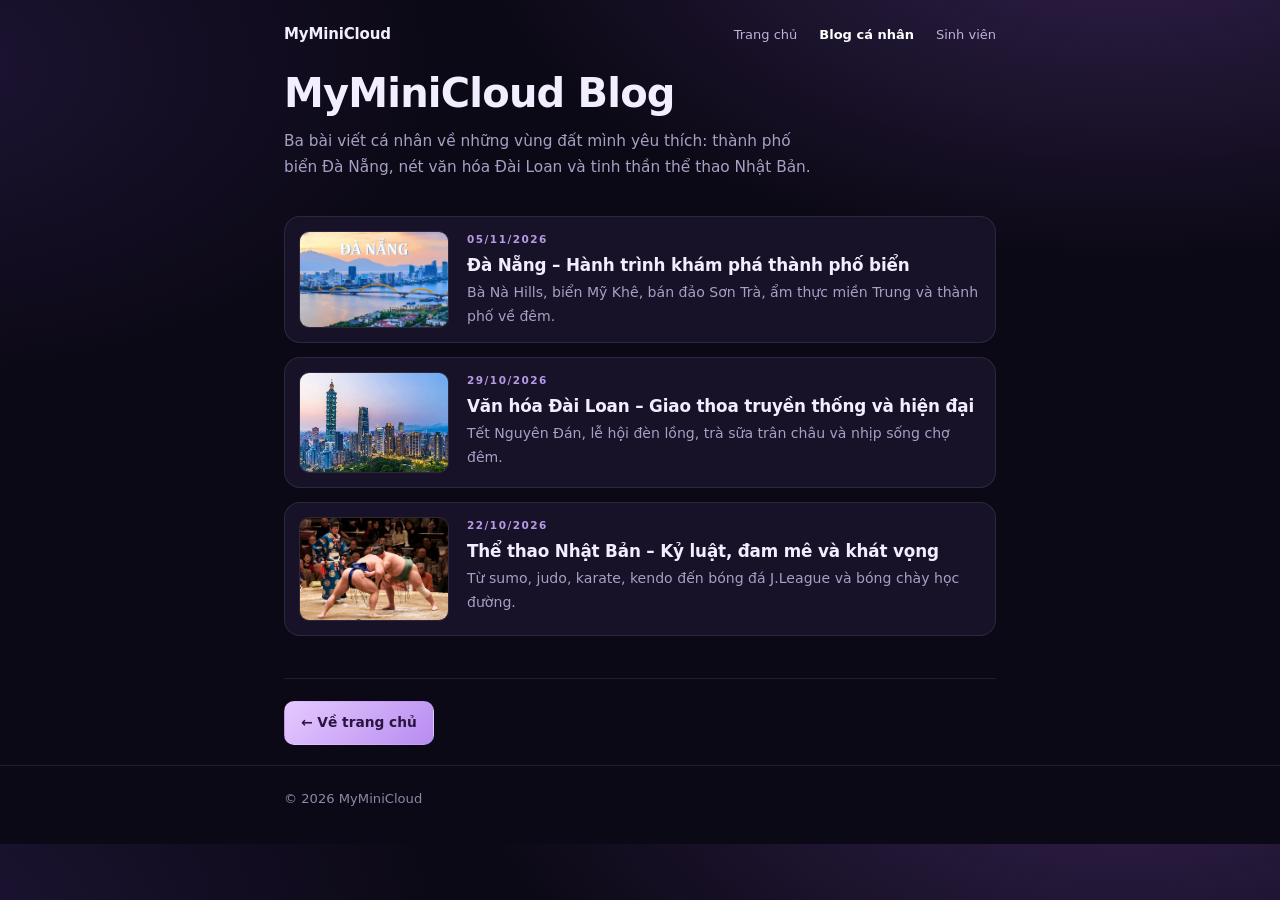
<file: web-frontend-server/html/blog/index.html>
<!DOCTYPE html>
<html lang="vi">
<head>
  <meta charset="utf-8" />
  <meta name="viewport" content="width=device-width, initial-scale=1" />
  <title>MyMiniCloud Blog</title>
  <meta name="description" content="Ba bài viết cá nhân: du lịch Đà Nẵng, văn hóa Đài Loan và thể thao Nhật Bản." />
  <link rel="stylesheet" href="blog.css" />
</head>
<body>
  <header>
    <div class="wrap">
      <a class="brand" href="/">MyMiniCloud</a>
      <nav>
        <a href="/">Trang chủ</a>
        <a href="/blog/" aria-current="page">Blog cá nhân</a>
        <a href="/students/">Sinh viên</a>
      </nav>
    </div>
  </header>

  <main class="wrap">
    <h1>MyMiniCloud Blog</h1>
    <p class="lead">Ba bài viết cá nhân về những vùng đất mình yêu thích: thành phố biển Đà Nẵng, nét văn hóa Đài Loan và tinh thần thể thao Nhật Bản.</p>

    <a class="item" href="blog1.html">
      <img src="images/danang-overall.png" alt="" width="800" height="400" loading="lazy" />
      <div>
        <time datetime="2026-11-05">05/11/2026</time>
        <h2>Đà Nẵng – Hành trình khám phá thành phố biển</h2>
        <p>Bà Nà Hills, biển Mỹ Khê, bán đảo Sơn Trà, ẩm thực miền Trung và thành phố về đêm.</p>
      </div>
    </a>

    <a class="item" href="blog2.html">
      <img src="images/dailoan-overall.jpg" alt="" width="800" height="400" loading="lazy" />
      <div>
        <time datetime="2026-10-29">29/10/2026</time>
        <h2>Văn hóa Đài Loan – Giao thoa truyền thống và hiện đại</h2>
        <p>Tết Nguyên Đán, lễ hội đèn lồng, trà sữa trân châu và nhịp sống chợ đêm.</p>
      </div>
    </a>

    <a class="item" href="blog3.html">
      <img src="images/sumo.jpg" alt="" width="800" height="400" loading="lazy" />
      <div>
        <time datetime="2026-10-22">22/10/2026</time>
        <h2>Thể thao Nhật Bản – Kỷ luật, đam mê và khát vọng</h2>
        <p>Từ sumo, judo, karate, kendo đến bóng đá J.League và bóng chày học đường.</p>
      </div>
    </a>

    <div class="backlinks"><a href="/">&larr; Về trang chủ</a></div>
  </main>

  <footer>
    <div class="wrap">&copy; 2026 MyMiniCloud</div>
  </footer>
</body>
</html>
</file>
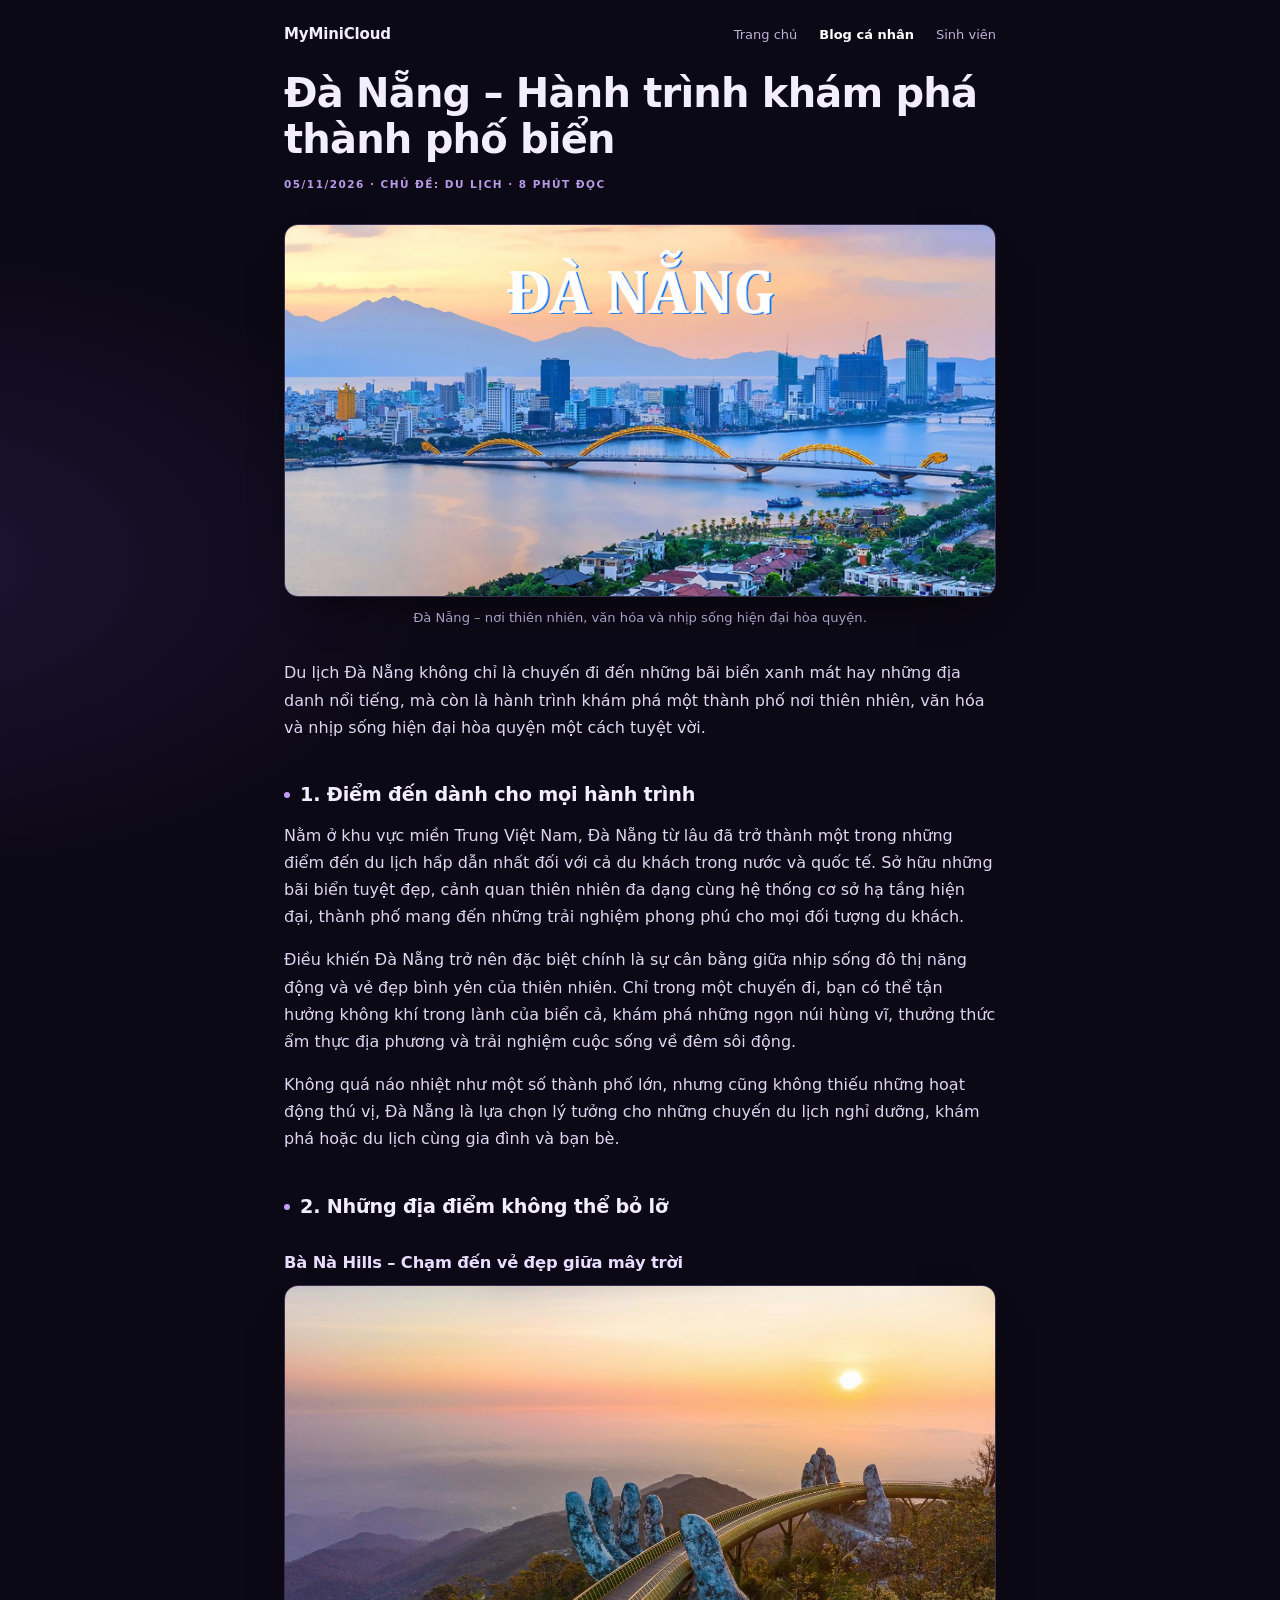
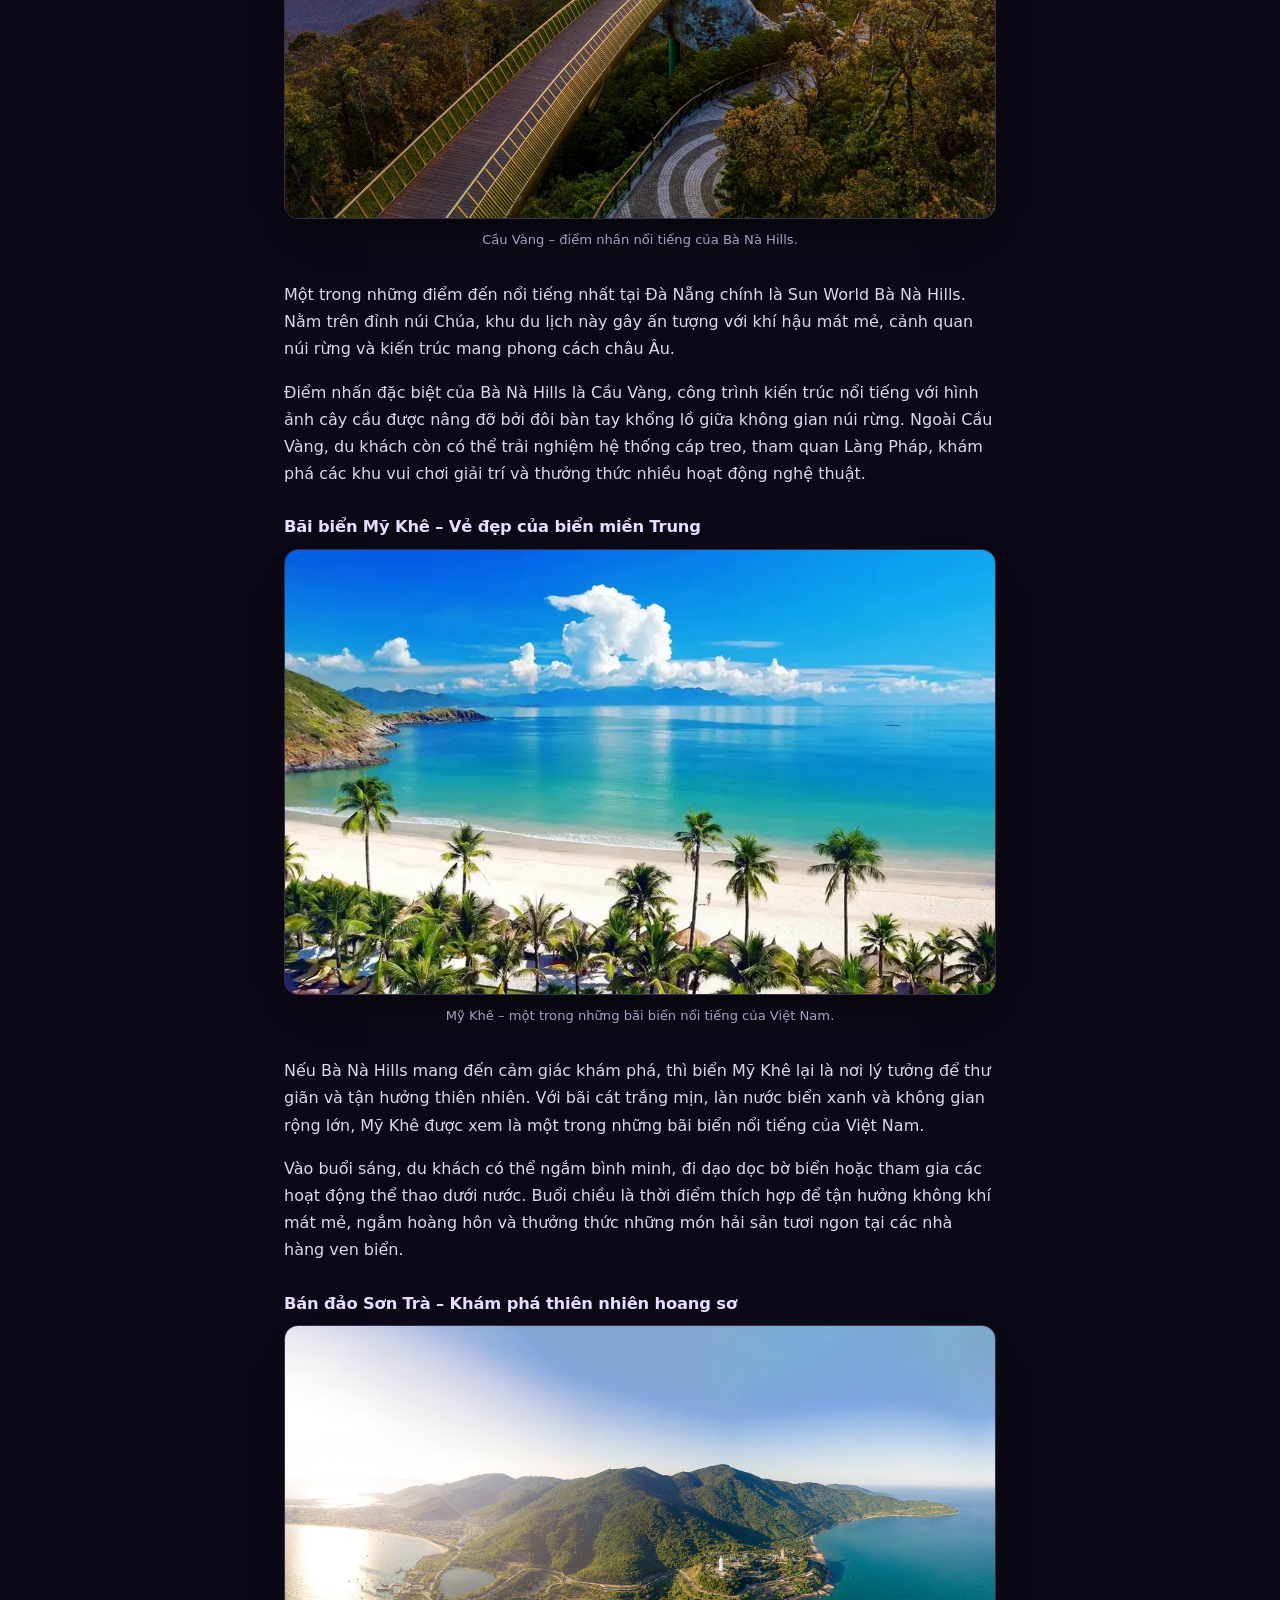
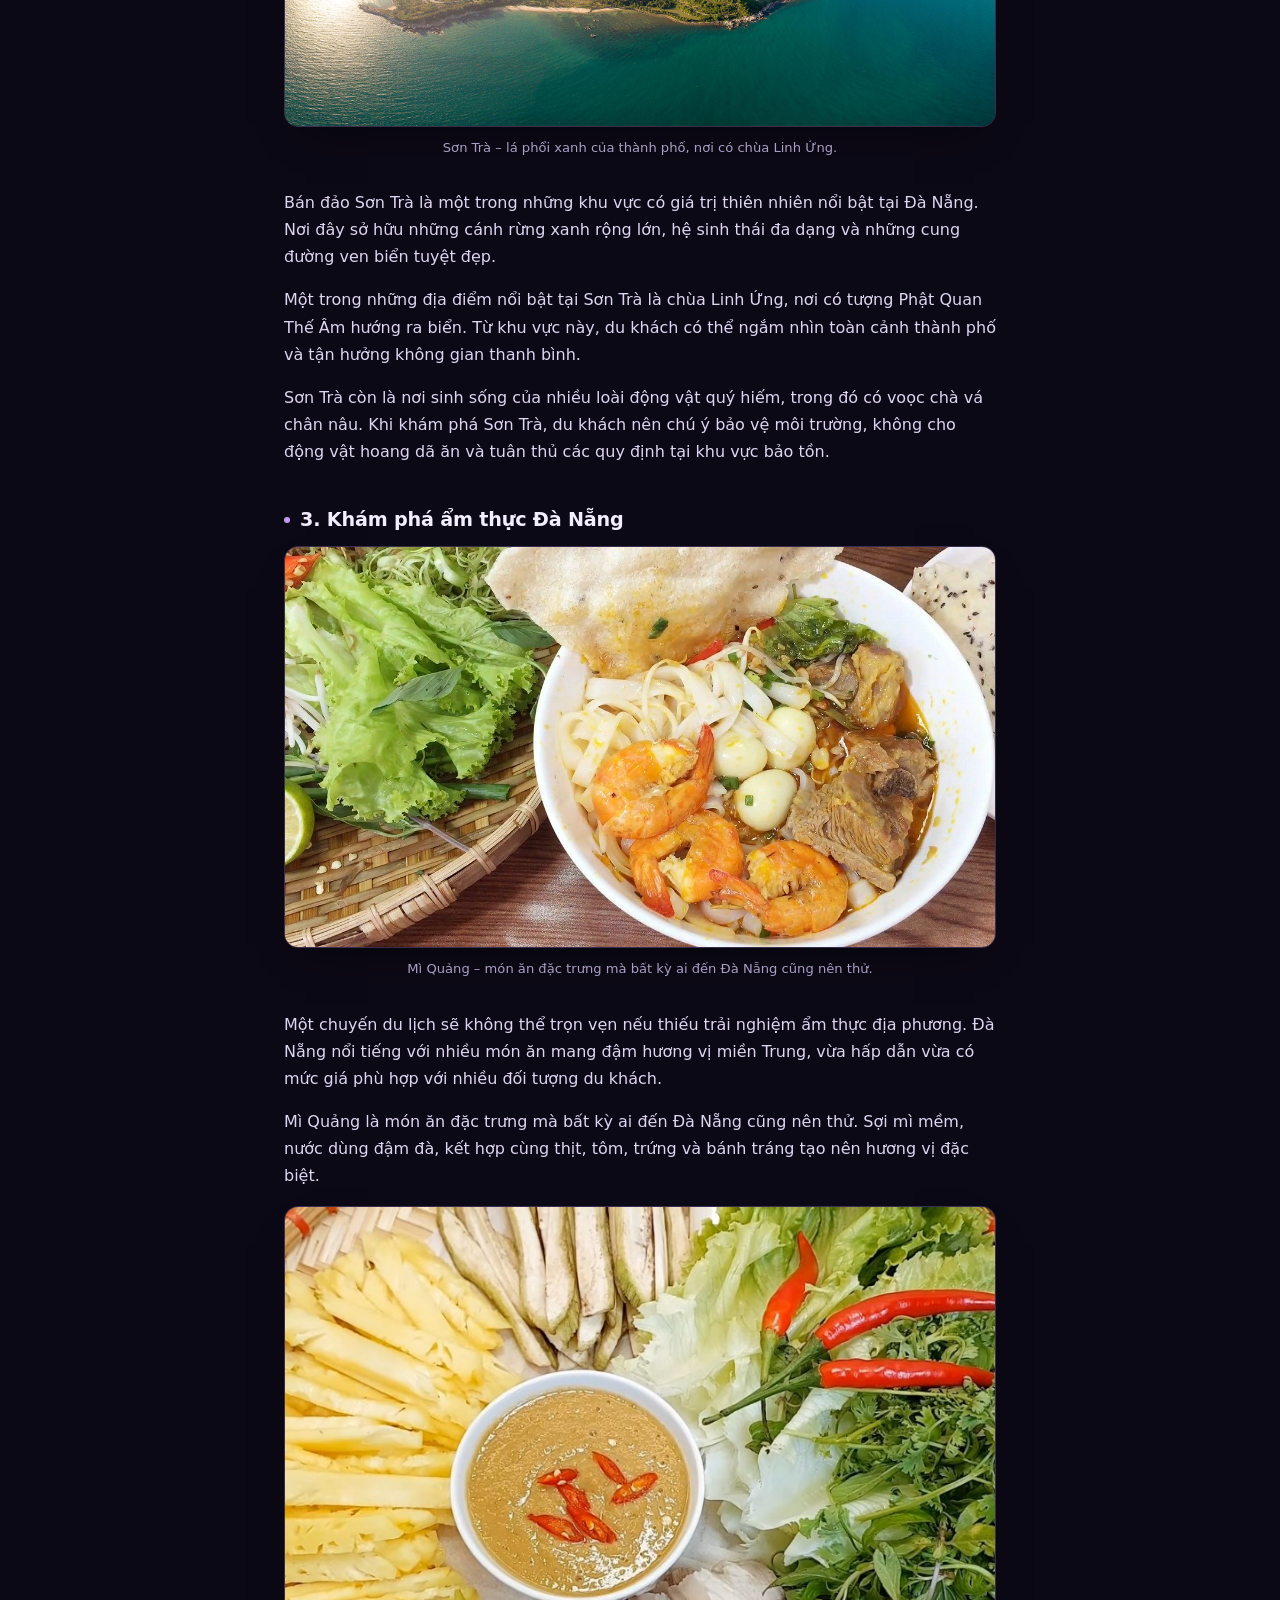
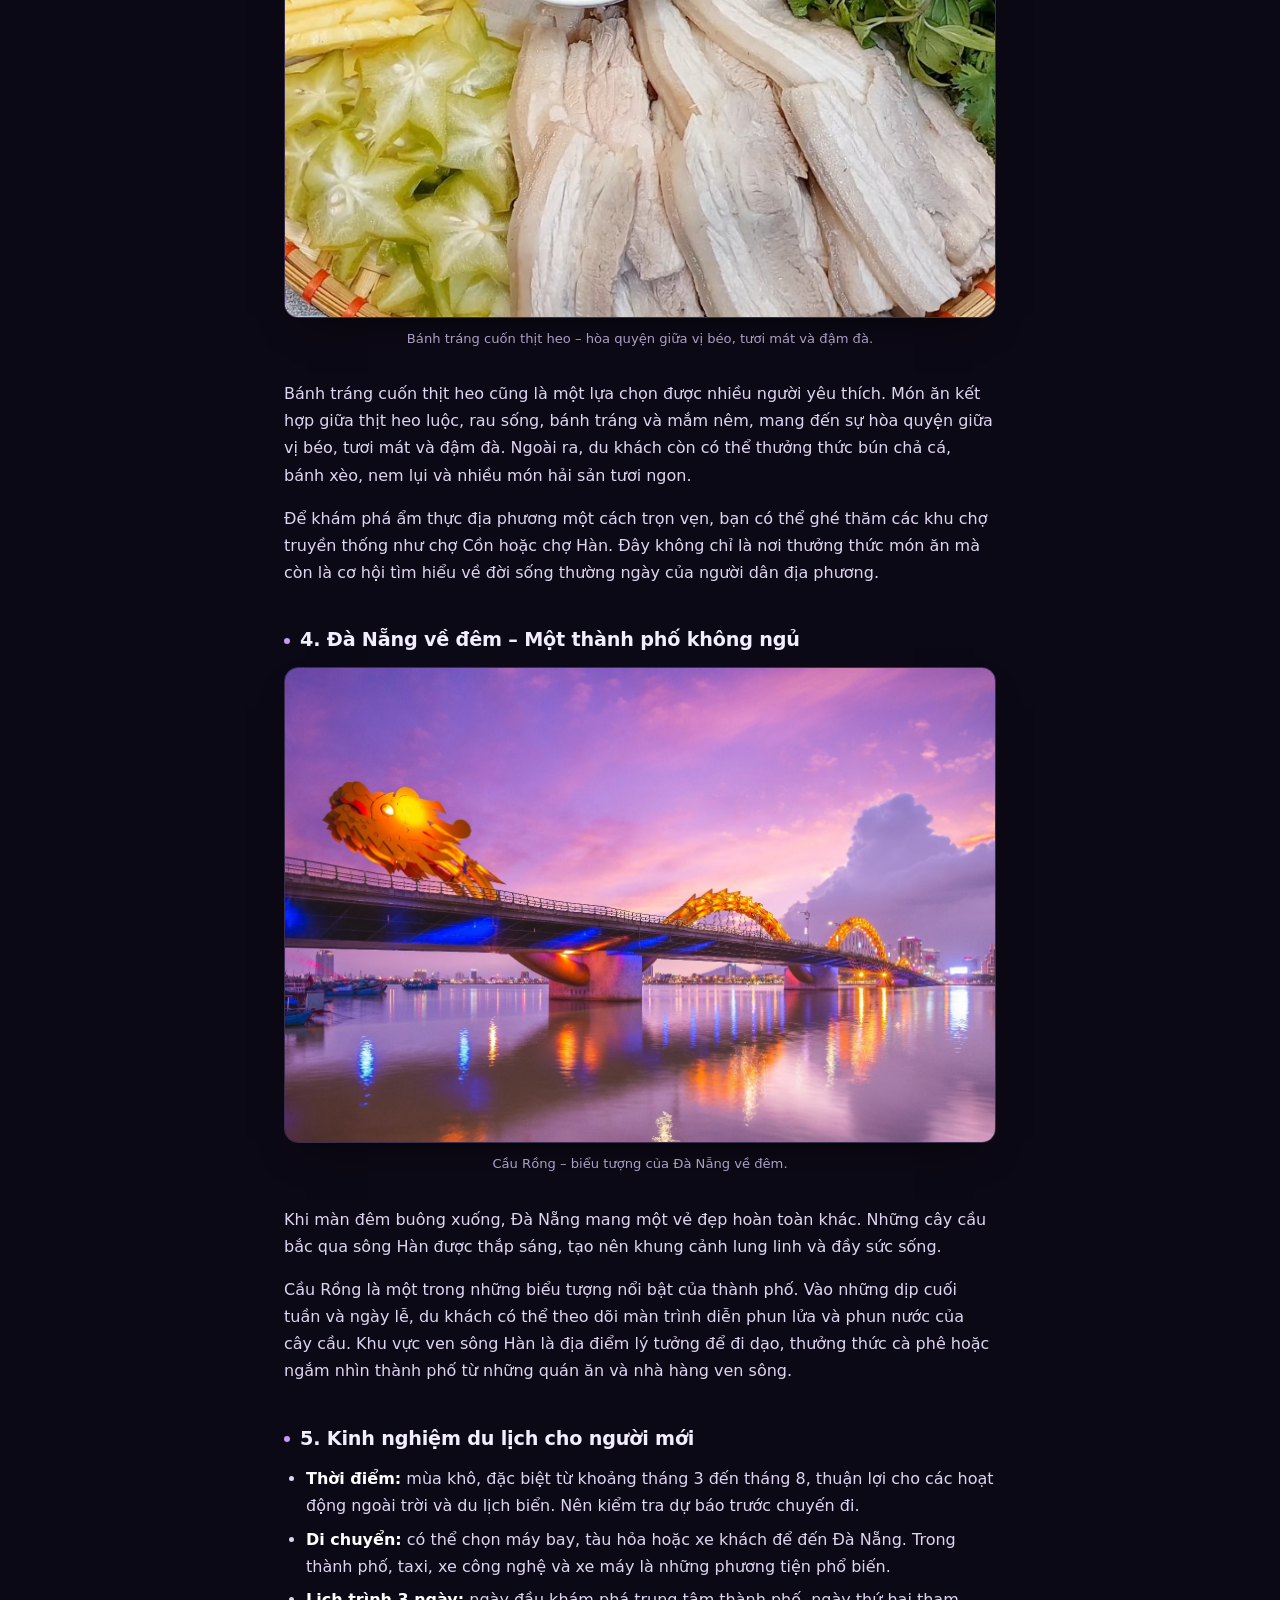
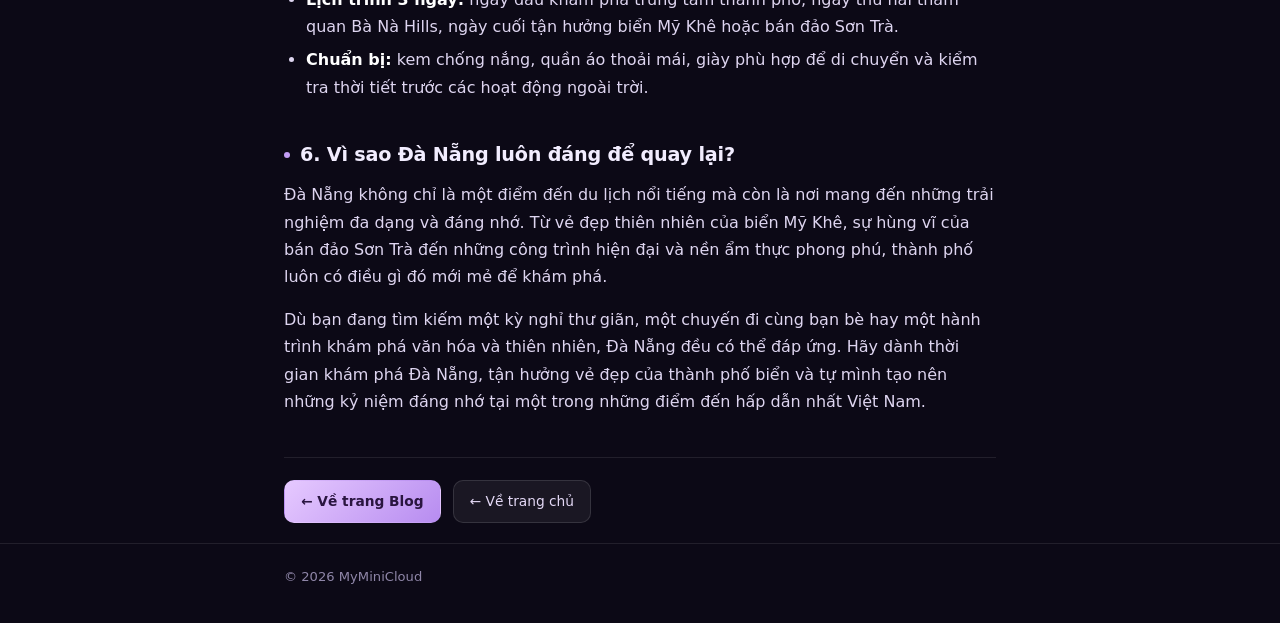
<file: web-frontend-server/html/blog/blog1.html>
<!DOCTYPE html>
<html lang="vi">
<head>
  <meta charset="utf-8" />
  <meta name="viewport" content="width=device-width, initial-scale=1" />
  <title>Đà Nẵng – Hành trình khám phá thành phố biển - MyMiniCloud Blog</title>
  <meta name="description" content="Khám phá Đà Nẵng: Bà Nà Hills, biển Mỹ Khê, bán đảo Sơn Trà, ẩm thực miền Trung và thành phố về đêm." />
  <link rel="stylesheet" href="blog.css" />
</head>
<body>
  <header>
    <div class="wrap">
      <a class="brand" href="/">MyMiniCloud</a>
      <nav>
        <a href="/">Trang chủ</a>
        <a href="/blog/" aria-current="page">Blog cá nhân</a>
        <a href="/students/">Sinh viên</a>
      </nav>
    </div>
  </header>

  <main class="wrap post">
    <article>
      <h1>Đà Nẵng – Hành trình khám phá thành phố biển</h1>
      <p class="meta">05/11/2026 · Chủ đề: du lịch · 8 phút đọc</p>

      <figure>
        <img src="images/danang-overall.png" alt="Toàn cảnh thành phố biển Đà Nẵng" width="1200" height="700" />
        <figcaption>Đà Nẵng – nơi thiên nhiên, văn hóa và nhịp sống hiện đại hòa quyện.</figcaption>
      </figure>

      <p>Du lịch Đà Nẵng không chỉ là chuyến đi đến những bãi biển xanh mát hay những địa danh nổi tiếng, mà còn là hành trình khám phá một thành phố nơi thiên nhiên, văn hóa và nhịp sống hiện đại hòa quyện một cách tuyệt vời.</p>

      <h2>1. Điểm đến dành cho mọi hành trình</h2>
      <p>Nằm ở khu vực miền Trung Việt Nam, Đà Nẵng từ lâu đã trở thành một trong những điểm đến du lịch hấp dẫn nhất đối với cả du khách trong nước và quốc tế. Sở hữu những bãi biển tuyệt đẹp, cảnh quan thiên nhiên đa dạng cùng hệ thống cơ sở hạ tầng hiện đại, thành phố mang đến những trải nghiệm phong phú cho mọi đối tượng du khách.</p>
      <p>Điều khiến Đà Nẵng trở nên đặc biệt chính là sự cân bằng giữa nhịp sống đô thị năng động và vẻ đẹp bình yên của thiên nhiên. Chỉ trong một chuyến đi, bạn có thể tận hưởng không khí trong lành của biển cả, khám phá những ngọn núi hùng vĩ, thưởng thức ẩm thực địa phương và trải nghiệm cuộc sống về đêm sôi động.</p>
      <p>Không quá náo nhiệt như một số thành phố lớn, nhưng cũng không thiếu những hoạt động thú vị, Đà Nẵng là lựa chọn lý tưởng cho những chuyến du lịch nghỉ dưỡng, khám phá hoặc du lịch cùng gia đình và bạn bè.</p>

      <h2>2. Những địa điểm không thể bỏ lỡ</h2>

      <h3>Bà Nà Hills – Chạm đến vẻ đẹp giữa mây trời</h3>
      <figure>
        <img src="images/cau-vang.png" alt="Cầu Vàng tại Bà Nà Hills được nâng đỡ bởi đôi bàn tay khổng lồ" width="1200" height="700" loading="lazy" />
        <figcaption>Cầu Vàng – điểm nhấn nổi tiếng của Bà Nà Hills.</figcaption>
      </figure>
      <p>Một trong những điểm đến nổi tiếng nhất tại Đà Nẵng chính là Sun World Bà Nà Hills. Nằm trên đỉnh núi Chúa, khu du lịch này gây ấn tượng với khí hậu mát mẻ, cảnh quan núi rừng và kiến trúc mang phong cách châu Âu.</p>
      <p>Điểm nhấn đặc biệt của Bà Nà Hills là Cầu Vàng, công trình kiến trúc nổi tiếng với hình ảnh cây cầu được nâng đỡ bởi đôi bàn tay khổng lồ giữa không gian núi rừng. Ngoài Cầu Vàng, du khách còn có thể trải nghiệm hệ thống cáp treo, tham quan Làng Pháp, khám phá các khu vui chơi giải trí và thưởng thức nhiều hoạt động nghệ thuật.</p>

      <h3>Bãi biển Mỹ Khê – Vẻ đẹp của biển miền Trung</h3>
      <figure>
        <img src="images/my-khe.png" alt="Bãi biển Mỹ Khê với cát trắng và nước biển xanh" width="1200" height="700" loading="lazy" />
        <figcaption>Mỹ Khê – một trong những bãi biển nổi tiếng của Việt Nam.</figcaption>
      </figure>
      <p>Nếu Bà Nà Hills mang đến cảm giác khám phá, thì biển Mỹ Khê lại là nơi lý tưởng để thư giãn và tận hưởng thiên nhiên. Với bãi cát trắng mịn, làn nước biển xanh và không gian rộng lớn, Mỹ Khê được xem là một trong những bãi biển nổi tiếng của Việt Nam.</p>
      <p>Vào buổi sáng, du khách có thể ngắm bình minh, đi dạo dọc bờ biển hoặc tham gia các hoạt động thể thao dưới nước. Buổi chiều là thời điểm thích hợp để tận hưởng không khí mát mẻ, ngắm hoàng hôn và thưởng thức những món hải sản tươi ngon tại các nhà hàng ven biển.</p>

      <h3>Bán đảo Sơn Trà – Khám phá thiên nhiên hoang sơ</h3>
      <figure>
        <img src="images/son-tra.jpg" alt="Bán đảo Sơn Trà với rừng xanh và đường ven biển" width="1200" height="700" loading="lazy" />
        <figcaption>Sơn Trà – lá phổi xanh của thành phố, nơi có chùa Linh Ứng.</figcaption>
      </figure>
      <p>Bán đảo Sơn Trà là một trong những khu vực có giá trị thiên nhiên nổi bật tại Đà Nẵng. Nơi đây sở hữu những cánh rừng xanh rộng lớn, hệ sinh thái đa dạng và những cung đường ven biển tuyệt đẹp.</p>
      <p>Một trong những địa điểm nổi bật tại Sơn Trà là chùa Linh Ứng, nơi có tượng Phật Quan Thế Âm hướng ra biển. Từ khu vực này, du khách có thể ngắm nhìn toàn cảnh thành phố và tận hưởng không gian thanh bình.</p>
      <p>Sơn Trà còn là nơi sinh sống của nhiều loài động vật quý hiếm, trong đó có voọc chà vá chân nâu. Khi khám phá Sơn Trà, du khách nên chú ý bảo vệ môi trường, không cho động vật hoang dã ăn và tuân thủ các quy định tại khu vực bảo tồn.</p>

      <h2>3. Khám phá ẩm thực Đà Nẵng</h2>
      <figure>
        <img src="images/mi-quang.jpg" alt="Tô mì Quảng đặc trưng của Đà Nẵng" width="1200" height="700" loading="lazy" />
        <figcaption>Mì Quảng – món ăn đặc trưng mà bất kỳ ai đến Đà Nẵng cũng nên thử.</figcaption>
      </figure>
      <p>Một chuyến du lịch sẽ không thể trọn vẹn nếu thiếu trải nghiệm ẩm thực địa phương. Đà Nẵng nổi tiếng với nhiều món ăn mang đậm hương vị miền Trung, vừa hấp dẫn vừa có mức giá phù hợp với nhiều đối tượng du khách.</p>
      <p>Mì Quảng là món ăn đặc trưng mà bất kỳ ai đến Đà Nẵng cũng nên thử. Sợi mì mềm, nước dùng đậm đà, kết hợp cùng thịt, tôm, trứng và bánh tráng tạo nên hương vị đặc biệt.</p>
      <figure>
        <img src="images/banh-trang-cuon.jpg" alt="Bánh tráng cuốn thịt heo cùng rau sống và mắm nêm" width="1200" height="700" loading="lazy" />
        <figcaption>Bánh tráng cuốn thịt heo – hòa quyện giữa vị béo, tươi mát và đậm đà.</figcaption>
      </figure>
      <p>Bánh tráng cuốn thịt heo cũng là một lựa chọn được nhiều người yêu thích. Món ăn kết hợp giữa thịt heo luộc, rau sống, bánh tráng và mắm nêm, mang đến sự hòa quyện giữa vị béo, tươi mát và đậm đà. Ngoài ra, du khách còn có thể thưởng thức bún chả cá, bánh xèo, nem lụi và nhiều món hải sản tươi ngon.</p>
      <p>Để khám phá ẩm thực địa phương một cách trọn vẹn, bạn có thể ghé thăm các khu chợ truyền thống như chợ Cồn hoặc chợ Hàn. Đây không chỉ là nơi thưởng thức món ăn mà còn là cơ hội tìm hiểu về đời sống thường ngày của người dân địa phương.</p>

      <h2>4. Đà Nẵng về đêm – Một thành phố không ngủ</h2>
      <figure>
        <img src="images/cau-rong.png" alt="Cầu Rồng phun lửa và phun nước về đêm" width="1200" height="700" loading="lazy" />
        <figcaption>Cầu Rồng – biểu tượng của Đà Nẵng về đêm.</figcaption>
      </figure>
      <p>Khi màn đêm buông xuống, Đà Nẵng mang một vẻ đẹp hoàn toàn khác. Những cây cầu bắc qua sông Hàn được thắp sáng, tạo nên khung cảnh lung linh và đầy sức sống.</p>
      <p>Cầu Rồng là một trong những biểu tượng nổi bật của thành phố. Vào những dịp cuối tuần và ngày lễ, du khách có thể theo dõi màn trình diễn phun lửa và phun nước của cây cầu. Khu vực ven sông Hàn là địa điểm lý tưởng để đi dạo, thưởng thức cà phê hoặc ngắm nhìn thành phố từ những quán ăn và nhà hàng ven sông.</p>

      <h2>5. Kinh nghiệm du lịch cho người mới</h2>
      <ul>
        <li><strong>Thời điểm:</strong> mùa khô, đặc biệt từ khoảng tháng 3 đến tháng 8, thuận lợi cho các hoạt động ngoài trời và du lịch biển. Nên kiểm tra dự báo trước chuyến đi.</li>
        <li><strong>Di chuyển:</strong> có thể chọn máy bay, tàu hỏa hoặc xe khách để đến Đà Nẵng. Trong thành phố, taxi, xe công nghệ và xe máy là những phương tiện phổ biến.</li>
        <li><strong>Lịch trình 3 ngày:</strong> ngày đầu khám phá trung tâm thành phố, ngày thứ hai tham quan Bà Nà Hills, ngày cuối tận hưởng biển Mỹ Khê hoặc bán đảo Sơn Trà.</li>
        <li><strong>Chuẩn bị:</strong> kem chống nắng, quần áo thoải mái, giày phù hợp để di chuyển và kiểm tra thời tiết trước các hoạt động ngoài trời.</li>
      </ul>

      <h2>6. Vì sao Đà Nẵng luôn đáng để quay lại?</h2>
      <p>Đà Nẵng không chỉ là một điểm đến du lịch nổi tiếng mà còn là nơi mang đến những trải nghiệm đa dạng và đáng nhớ. Từ vẻ đẹp thiên nhiên của biển Mỹ Khê, sự hùng vĩ của bán đảo Sơn Trà đến những công trình hiện đại và nền ẩm thực phong phú, thành phố luôn có điều gì đó mới mẻ để khám phá.</p>
      <p>Dù bạn đang tìm kiếm một kỳ nghỉ thư giãn, một chuyến đi cùng bạn bè hay một hành trình khám phá văn hóa và thiên nhiên, Đà Nẵng đều có thể đáp ứng. Hãy dành thời gian khám phá Đà Nẵng, tận hưởng vẻ đẹp của thành phố biển và tự mình tạo nên những kỷ niệm đáng nhớ tại một trong những điểm đến hấp dẫn nhất Việt Nam.</p>

      <div class="backlinks">
        <a href="/blog/">&larr; Về trang Blog</a>
        <a href="/">&larr; Về trang chủ</a>
      </div>
    </article>
  </main>

  <footer>
    <div class="wrap">&copy; 2026 MyMiniCloud</div>
  </footer>
</body>
</html>
</file>
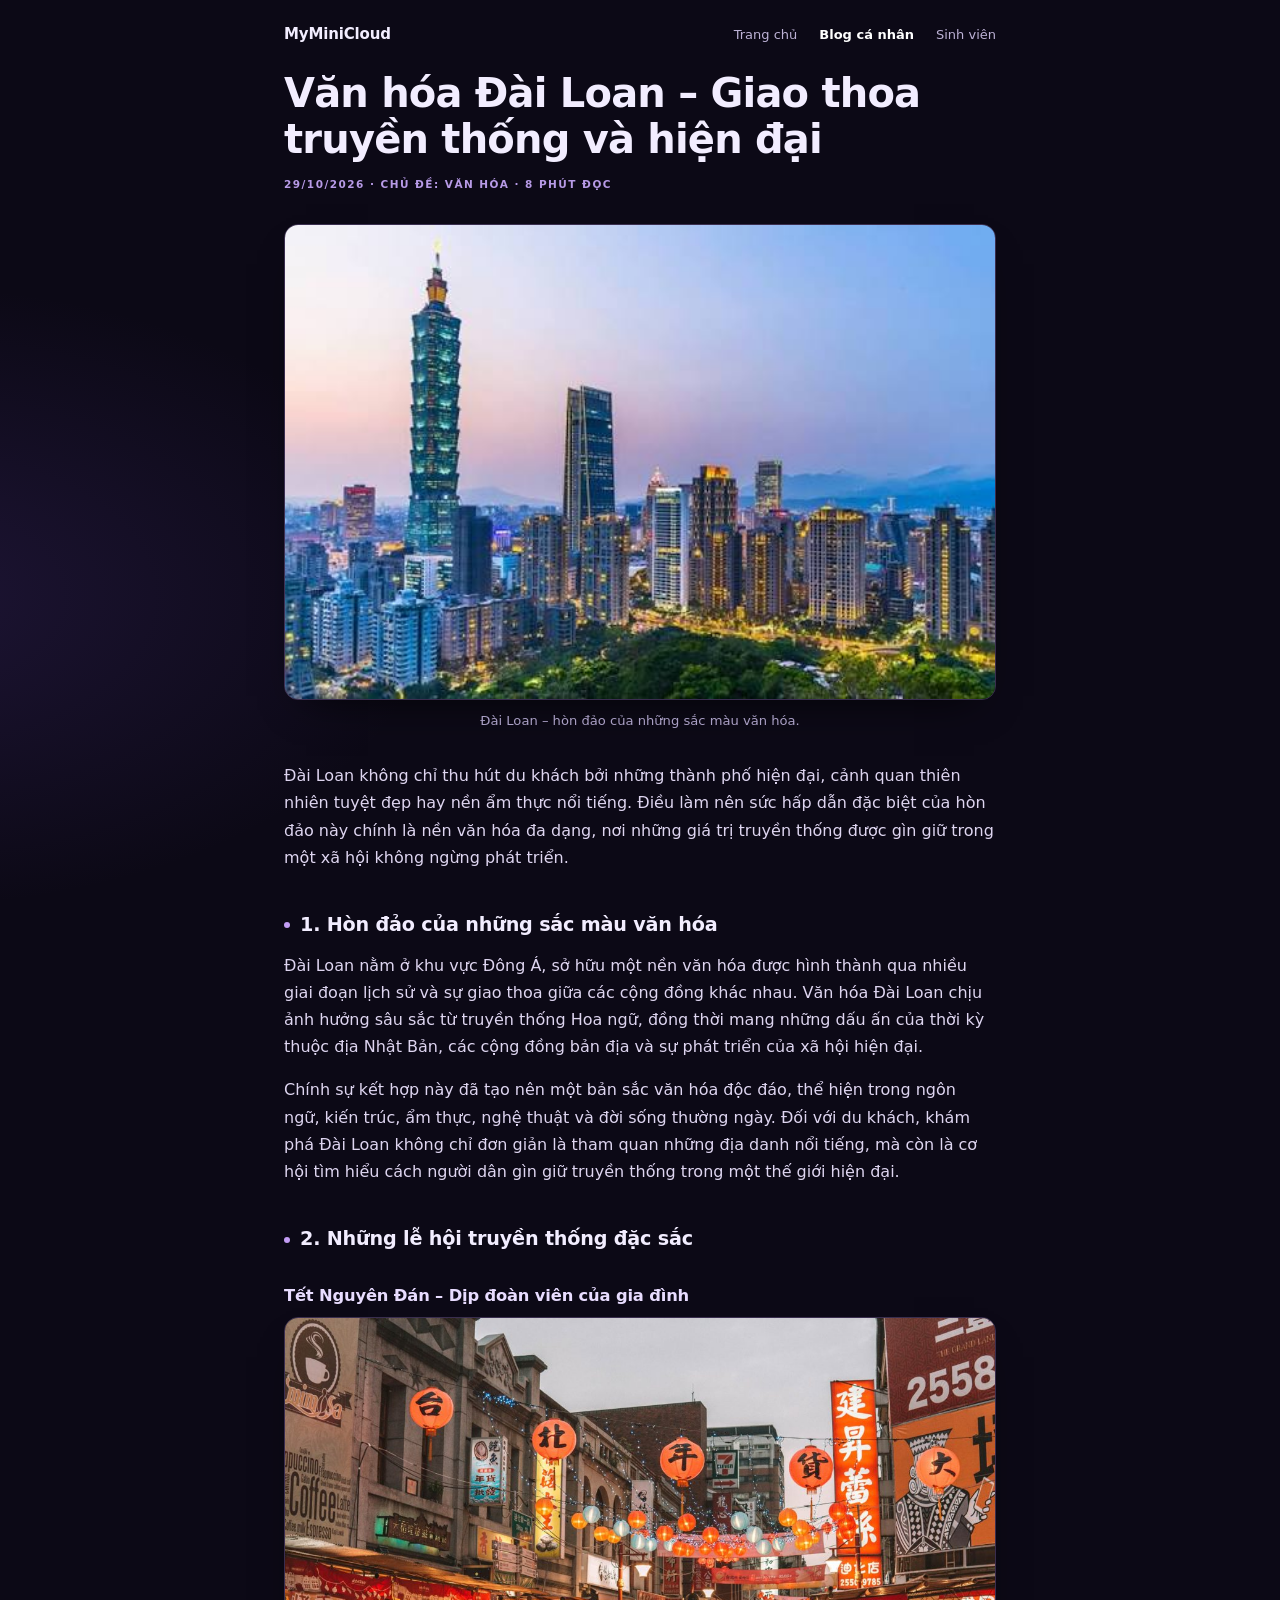
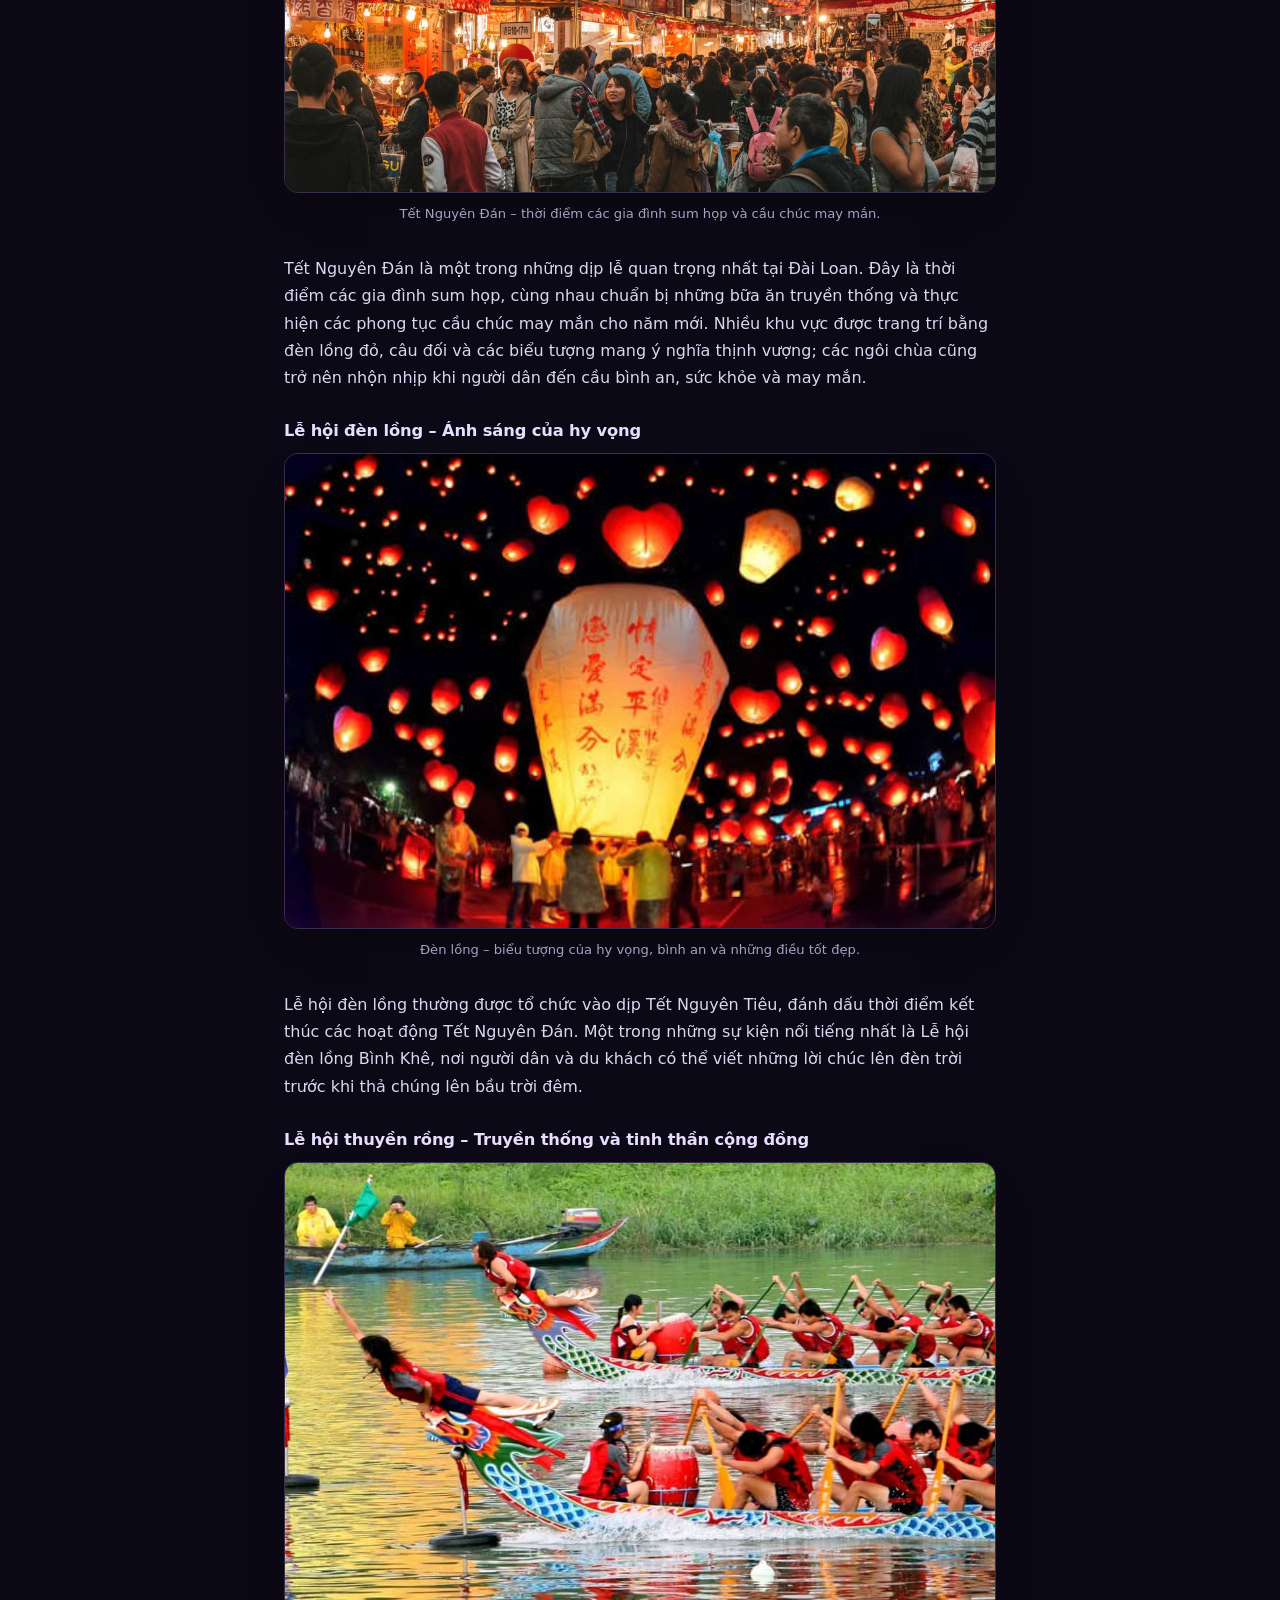
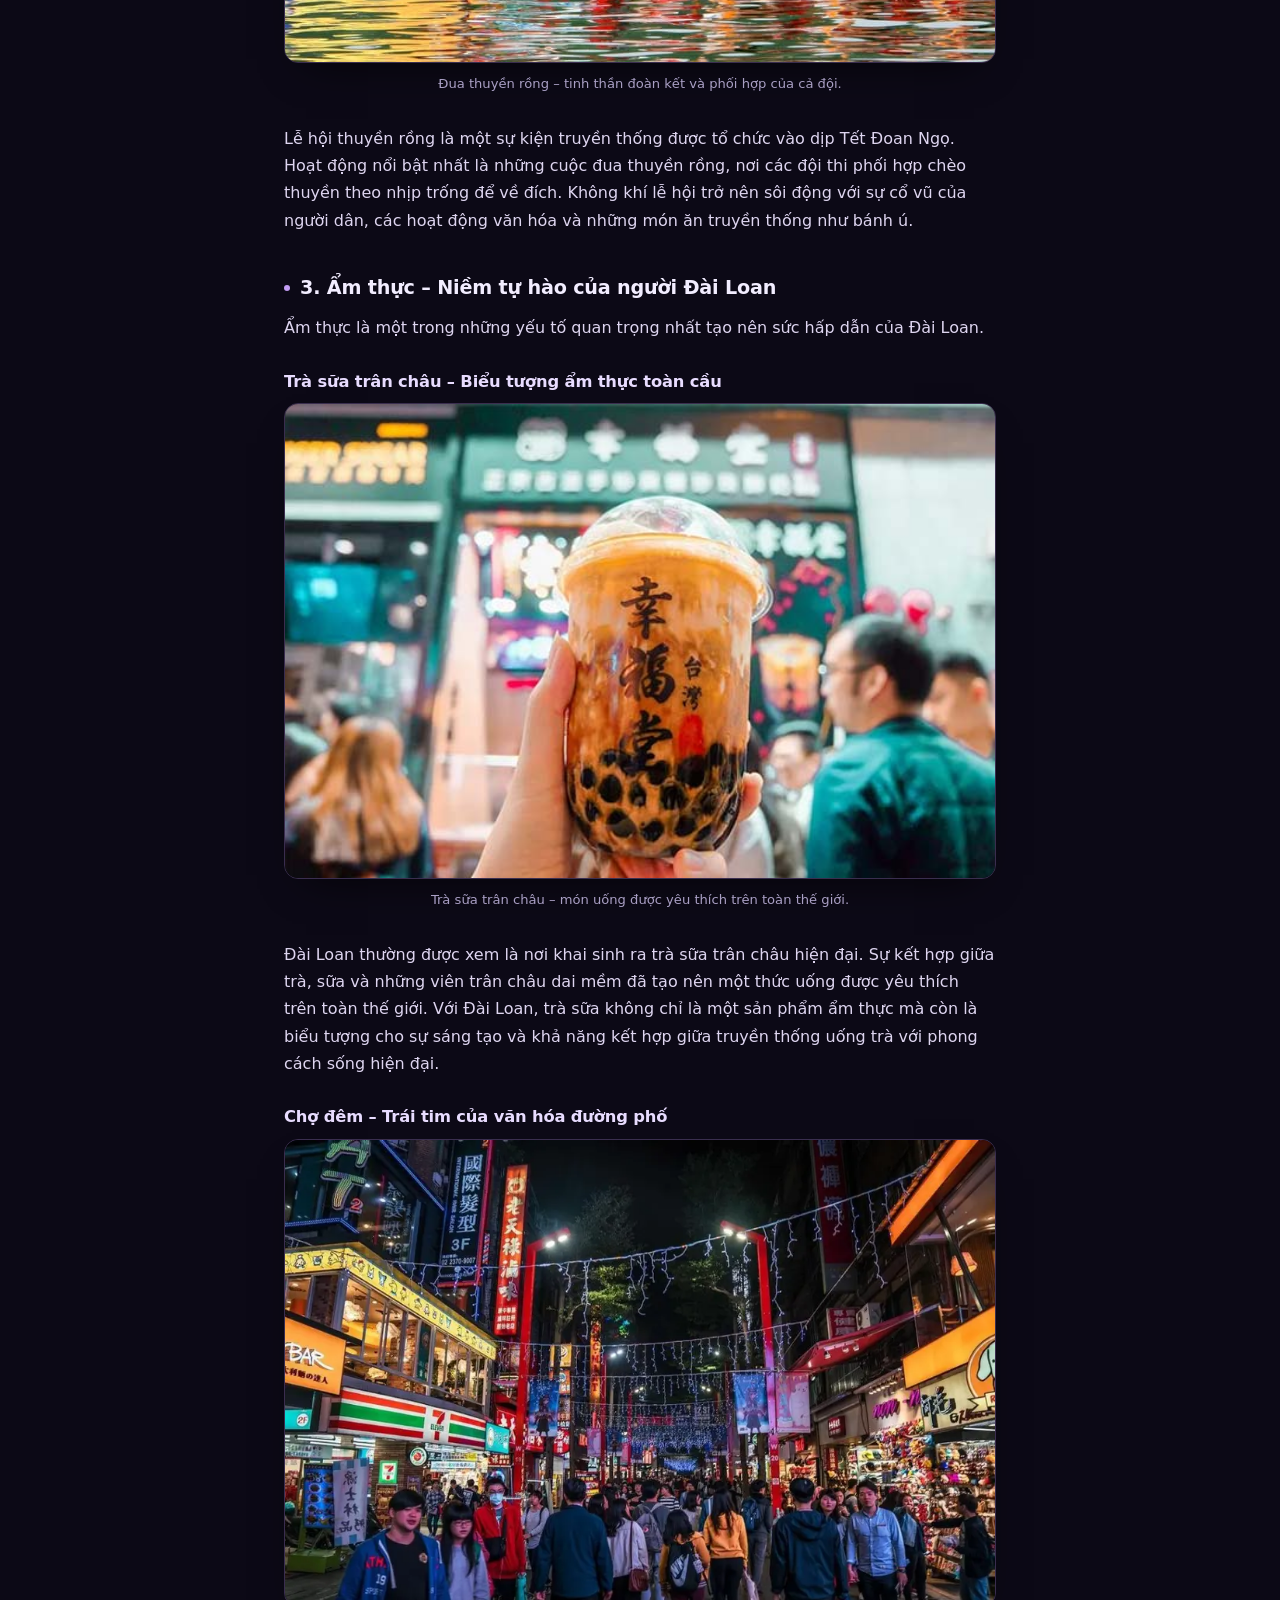
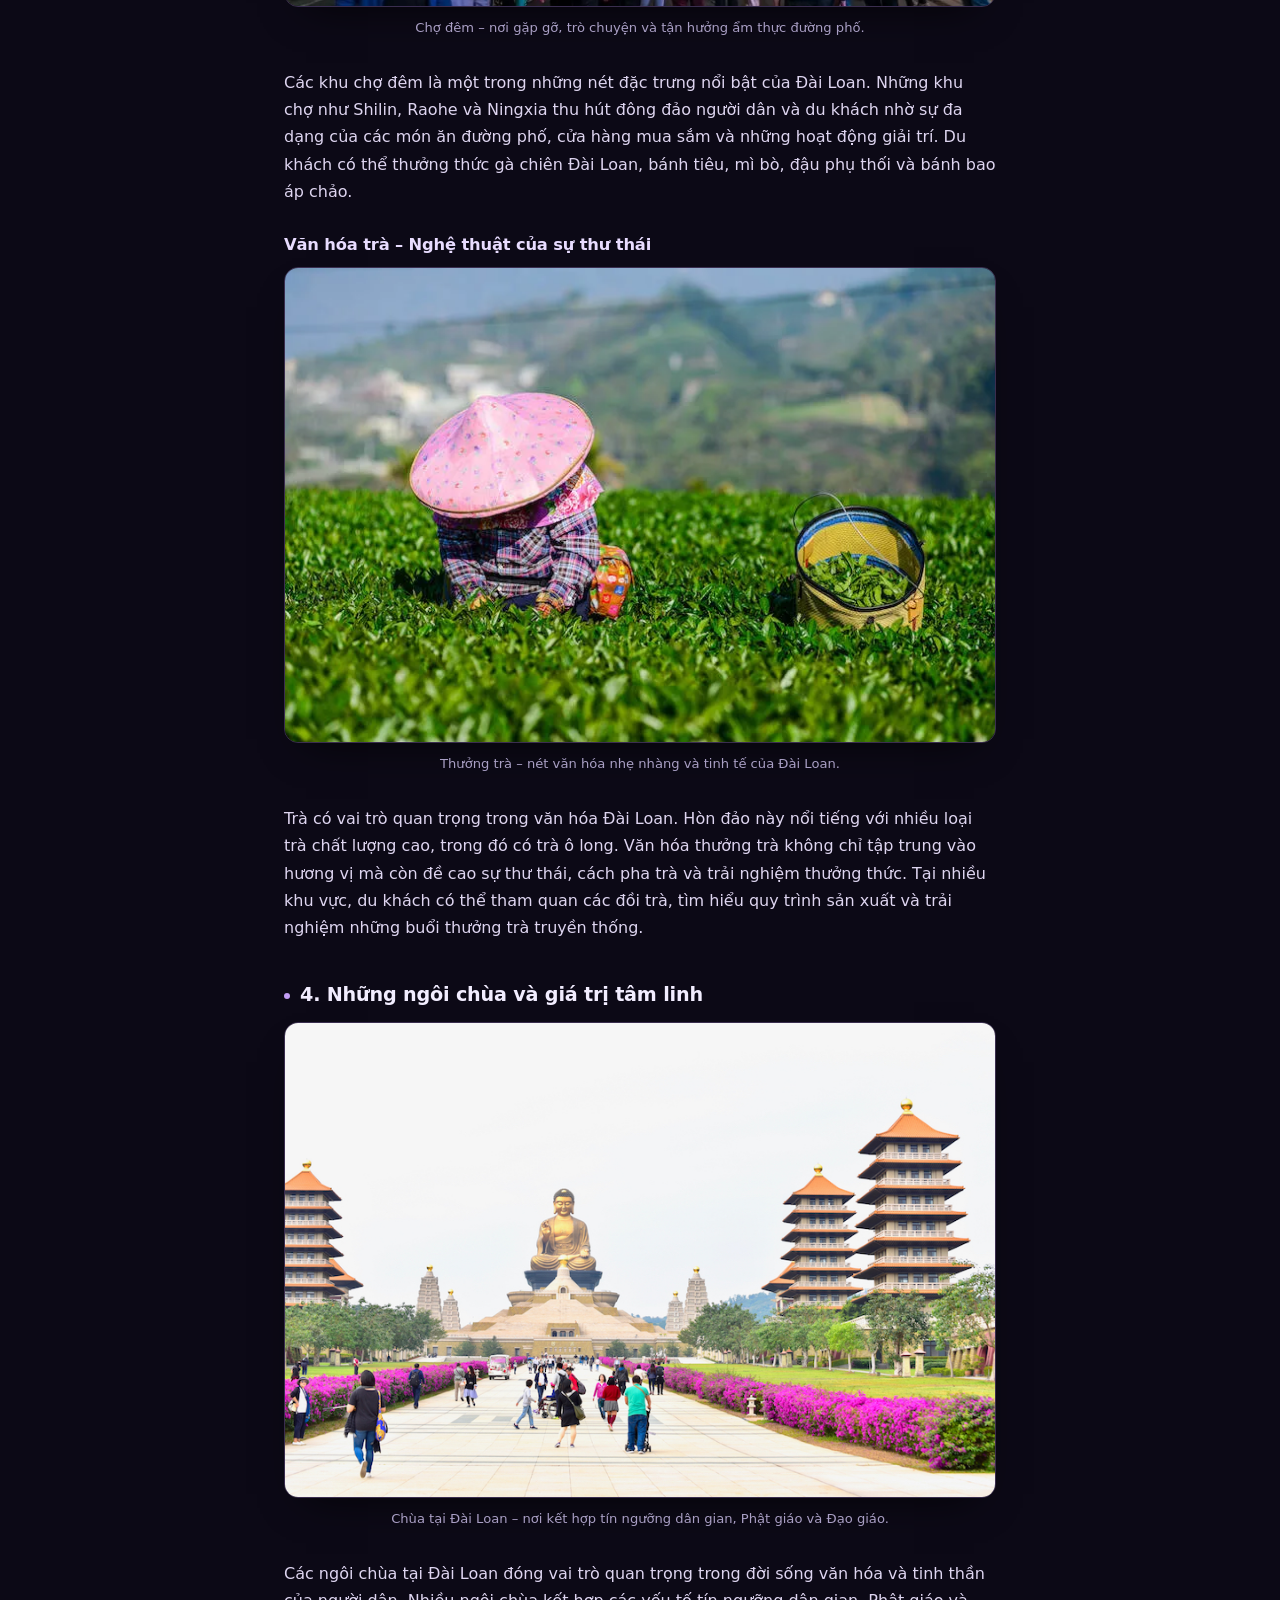
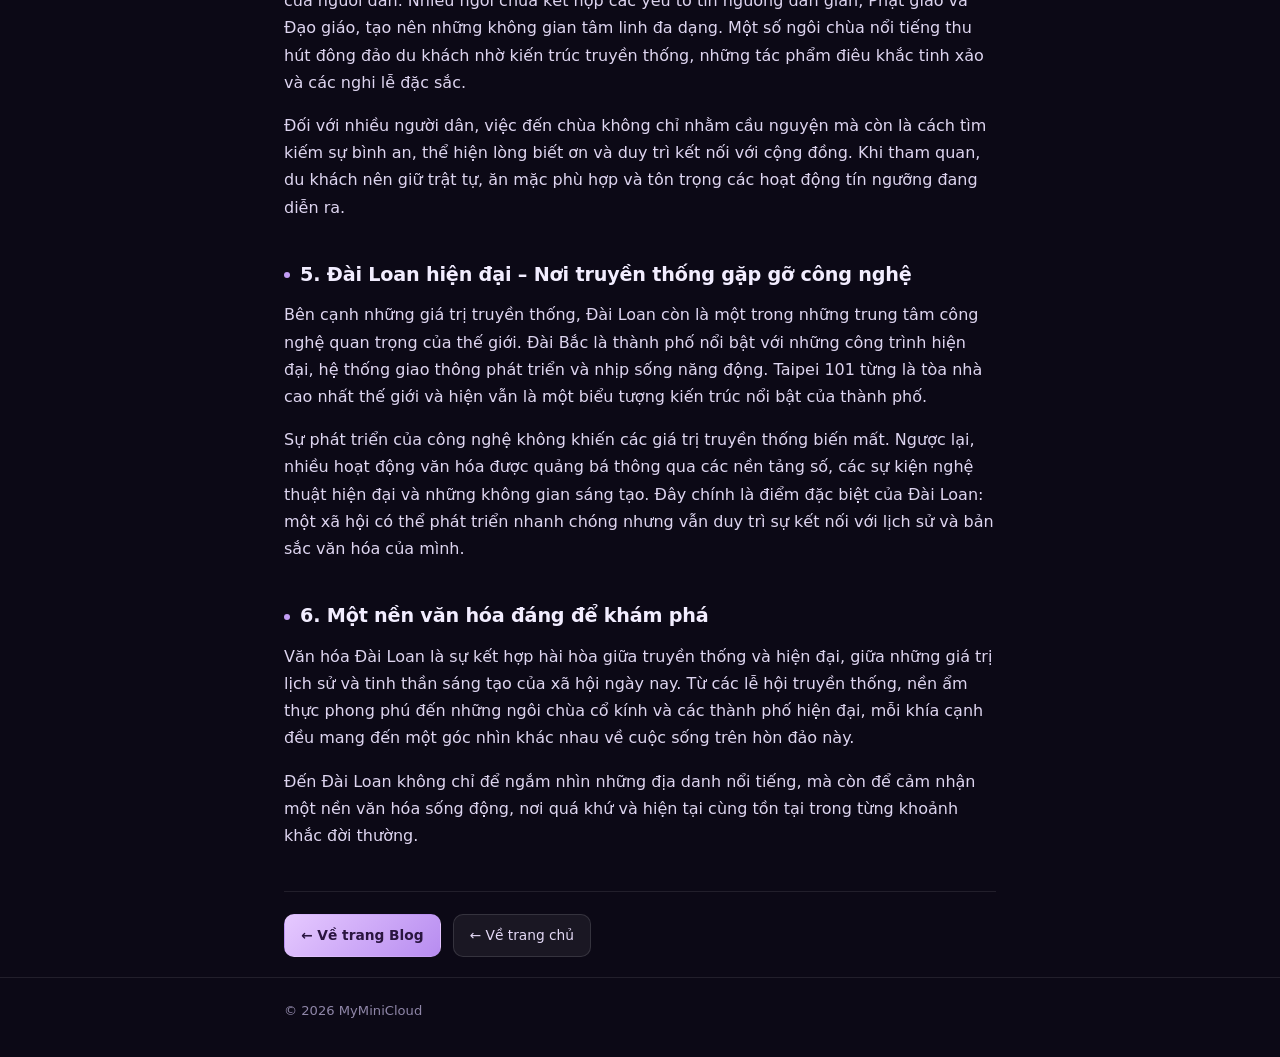
<file: web-frontend-server/html/blog/blog2.html>
<!DOCTYPE html>
<html lang="vi">
<head>
  <meta charset="utf-8" />
  <meta name="viewport" content="width=device-width, initial-scale=1" />
  <title>Văn hóa Đài Loan – Giao thoa truyền thống và hiện đại - MyMiniCloud Blog</title>
  <meta name="description" content="Khám phá văn hóa Đài Loan: Tết Nguyên Đán, lễ hội đèn lồng, đua thuyền rồng, trà sữa trân châu, chợ đêm và văn hóa trà." />
  <link rel="stylesheet" href="blog.css" />
</head>
<body>
  <header>
    <div class="wrap">
      <a class="brand" href="/">MyMiniCloud</a>
      <nav>
        <a href="/">Trang chủ</a>
        <a href="/blog/" aria-current="page">Blog cá nhân</a>
        <a href="/students/">Sinh viên</a>
      </nav>
    </div>
  </header>

  <main class="wrap post">
    <article>
      <h1>Văn hóa Đài Loan – Giao thoa truyền thống và hiện đại</h1>
      <p class="meta">29/10/2026 · Chủ đề: văn hóa · 8 phút đọc</p>

      <figure>
        <img src="images/dailoan-overall.jpg" alt="Toàn cảnh Đài Loan với các công trình hiện đại và thiên nhiên" width="1200" height="700" />
        <figcaption>Đài Loan – hòn đảo của những sắc màu văn hóa.</figcaption>
      </figure>

      <p>Đài Loan không chỉ thu hút du khách bởi những thành phố hiện đại, cảnh quan thiên nhiên tuyệt đẹp hay nền ẩm thực nổi tiếng. Điều làm nên sức hấp dẫn đặc biệt của hòn đảo này chính là nền văn hóa đa dạng, nơi những giá trị truyền thống được gìn giữ trong một xã hội không ngừng phát triển.</p>

      <h2>1. Hòn đảo của những sắc màu văn hóa</h2>
      <p>Đài Loan nằm ở khu vực Đông Á, sở hữu một nền văn hóa được hình thành qua nhiều giai đoạn lịch sử và sự giao thoa giữa các cộng đồng khác nhau. Văn hóa Đài Loan chịu ảnh hưởng sâu sắc từ truyền thống Hoa ngữ, đồng thời mang những dấu ấn của thời kỳ thuộc địa Nhật Bản, các cộng đồng bản địa và sự phát triển của xã hội hiện đại.</p>
      <p>Chính sự kết hợp này đã tạo nên một bản sắc văn hóa độc đáo, thể hiện trong ngôn ngữ, kiến trúc, ẩm thực, nghệ thuật và đời sống thường ngày. Đối với du khách, khám phá Đài Loan không chỉ đơn giản là tham quan những địa danh nổi tiếng, mà còn là cơ hội tìm hiểu cách người dân gìn giữ truyền thống trong một thế giới hiện đại.</p>

      <h2>2. Những lễ hội truyền thống đặc sắc</h2>

      <h3>Tết Nguyên Đán – Dịp đoàn viên của gia đình</h3>
      <figure>
        <img src="images/tet.jpg" alt="Không khí Tết Nguyên Đán tại Đài Loan với đèn lồng đỏ" width="1200" height="700" loading="lazy" />
        <figcaption>Tết Nguyên Đán – thời điểm các gia đình sum họp và cầu chúc may mắn.</figcaption>
      </figure>
      <p>Tết Nguyên Đán là một trong những dịp lễ quan trọng nhất tại Đài Loan. Đây là thời điểm các gia đình sum họp, cùng nhau chuẩn bị những bữa ăn truyền thống và thực hiện các phong tục cầu chúc may mắn cho năm mới. Nhiều khu vực được trang trí bằng đèn lồng đỏ, câu đối và các biểu tượng mang ý nghĩa thịnh vượng; các ngôi chùa cũng trở nên nhộn nhịp khi người dân đến cầu bình an, sức khỏe và may mắn.</p>

      <h3>Lễ hội đèn lồng – Ánh sáng của hy vọng</h3>
      <figure>
        <img src="images/den-long.jpg" alt="Những chiếc đèn lồng phát sáng trong lễ hội" width="1200" height="700" loading="lazy" />
        <figcaption>Đèn lồng – biểu tượng của hy vọng, bình an và những điều tốt đẹp.</figcaption>
      </figure>
      <p>Lễ hội đèn lồng thường được tổ chức vào dịp Tết Nguyên Tiêu, đánh dấu thời điểm kết thúc các hoạt động Tết Nguyên Đán. Một trong những sự kiện nổi tiếng nhất là Lễ hội đèn lồng Bình Khê, nơi người dân và du khách có thể viết những lời chúc lên đèn trời trước khi thả chúng lên bầu trời đêm.</p>

      <h3>Lễ hội thuyền rồng – Truyền thống và tinh thần cộng đồng</h3>
      <figure>
        <img src="images/thuyen-rong.jpg" alt="Đua thuyền rồng trong lễ hội truyền thống" width="1200" height="700" loading="lazy" />
        <figcaption>Đua thuyền rồng – tinh thần đoàn kết và phối hợp của cả đội.</figcaption>
      </figure>
      <p>Lễ hội thuyền rồng là một sự kiện truyền thống được tổ chức vào dịp Tết Đoan Ngọ. Hoạt động nổi bật nhất là những cuộc đua thuyền rồng, nơi các đội thi phối hợp chèo thuyền theo nhịp trống để về đích. Không khí lễ hội trở nên sôi động với sự cổ vũ của người dân, các hoạt động văn hóa và những món ăn truyền thống như bánh ú.</p>

      <h2>3. Ẩm thực – Niềm tự hào của người Đài Loan</h2>
      <p>Ẩm thực là một trong những yếu tố quan trọng nhất tạo nên sức hấp dẫn của Đài Loan.</p>

      <h3>Trà sữa trân châu – Biểu tượng ẩm thực toàn cầu</h3>
      <figure>
        <img src="images/tra-sua.jpg" alt="Ly trà sữa trân châu Đài Loan" width="1200" height="700" loading="lazy" />
        <figcaption>Trà sữa trân châu – món uống được yêu thích trên toàn thế giới.</figcaption>
      </figure>
      <p>Đài Loan thường được xem là nơi khai sinh ra trà sữa trân châu hiện đại. Sự kết hợp giữa trà, sữa và những viên trân châu dai mềm đã tạo nên một thức uống được yêu thích trên toàn thế giới. Với Đài Loan, trà sữa không chỉ là một sản phẩm ẩm thực mà còn là biểu tượng cho sự sáng tạo và khả năng kết hợp giữa truyền thống uống trà với phong cách sống hiện đại.</p>

      <h3>Chợ đêm – Trái tim của văn hóa đường phố</h3>
      <figure>
        <img src="images/cho-dem.png" alt="Khu chợ đêm sầm uất tại Đài Loan" width="1200" height="700" loading="lazy" />
        <figcaption>Chợ đêm – nơi gặp gỡ, trò chuyện và tận hưởng ẩm thực đường phố.</figcaption>
      </figure>
      <p>Các khu chợ đêm là một trong những nét đặc trưng nổi bật của Đài Loan. Những khu chợ như Shilin, Raohe và Ningxia thu hút đông đảo người dân và du khách nhờ sự đa dạng của các món ăn đường phố, cửa hàng mua sắm và những hoạt động giải trí. Du khách có thể thưởng thức gà chiên Đài Loan, bánh tiêu, mì bò, đậu phụ thối và bánh bao áp chảo.</p>

      <h3>Văn hóa trà – Nghệ thuật của sự thư thái</h3>
      <figure>
        <img src="images/tra.png" alt="Tách trà ô long và dụng cụ pha trà" width="1200" height="700" loading="lazy" />
        <figcaption>Thưởng trà – nét văn hóa nhẹ nhàng và tinh tế của Đài Loan.</figcaption>
      </figure>
      <p>Trà có vai trò quan trọng trong văn hóa Đài Loan. Hòn đảo này nổi tiếng với nhiều loại trà chất lượng cao, trong đó có trà ô long. Văn hóa thưởng trà không chỉ tập trung vào hương vị mà còn đề cao sự thư thái, cách pha trà và trải nghiệm thưởng thức. Tại nhiều khu vực, du khách có thể tham quan các đồi trà, tìm hiểu quy trình sản xuất và trải nghiệm những buổi thưởng trà truyền thống.</p>

      <h2>4. Những ngôi chùa và giá trị tâm linh</h2>
      <figure>
        <img src="images/chua.jpg" alt="Kiến trúc chùa truyền thống tại Đài Loan" width="1200" height="700" loading="lazy" />
        <figcaption>Chùa tại Đài Loan – nơi kết hợp tín ngưỡng dân gian, Phật giáo và Đạo giáo.</figcaption>
      </figure>
      <p>Các ngôi chùa tại Đài Loan đóng vai trò quan trọng trong đời sống văn hóa và tinh thần của người dân. Nhiều ngôi chùa kết hợp các yếu tố tín ngưỡng dân gian, Phật giáo và Đạo giáo, tạo nên những không gian tâm linh đa dạng. Một số ngôi chùa nổi tiếng thu hút đông đảo du khách nhờ kiến trúc truyền thống, những tác phẩm điêu khắc tinh xảo và các nghi lễ đặc sắc.</p>
      <p>Đối với nhiều người dân, việc đến chùa không chỉ nhằm cầu nguyện mà còn là cách tìm kiếm sự bình an, thể hiện lòng biết ơn và duy trì kết nối với cộng đồng. Khi tham quan, du khách nên giữ trật tự, ăn mặc phù hợp và tôn trọng các hoạt động tín ngưỡng đang diễn ra.</p>

      <h2>5. Đài Loan hiện đại – Nơi truyền thống gặp gỡ công nghệ</h2>
      <p>Bên cạnh những giá trị truyền thống, Đài Loan còn là một trong những trung tâm công nghệ quan trọng của thế giới. Đài Bắc là thành phố nổi bật với những công trình hiện đại, hệ thống giao thông phát triển và nhịp sống năng động. Taipei 101 từng là tòa nhà cao nhất thế giới và hiện vẫn là một biểu tượng kiến trúc nổi bật của thành phố.</p>
      <p>Sự phát triển của công nghệ không khiến các giá trị truyền thống biến mất. Ngược lại, nhiều hoạt động văn hóa được quảng bá thông qua các nền tảng số, các sự kiện nghệ thuật hiện đại và những không gian sáng tạo. Đây chính là điểm đặc biệt của Đài Loan: một xã hội có thể phát triển nhanh chóng nhưng vẫn duy trì sự kết nối với lịch sử và bản sắc văn hóa của mình.</p>

      <h2>6. Một nền văn hóa đáng để khám phá</h2>
      <p>Văn hóa Đài Loan là sự kết hợp hài hòa giữa truyền thống và hiện đại, giữa những giá trị lịch sử và tinh thần sáng tạo của xã hội ngày nay. Từ các lễ hội truyền thống, nền ẩm thực phong phú đến những ngôi chùa cổ kính và các thành phố hiện đại, mỗi khía cạnh đều mang đến một góc nhìn khác nhau về cuộc sống trên hòn đảo này.</p>
      <p>Đến Đài Loan không chỉ để ngắm nhìn những địa danh nổi tiếng, mà còn để cảm nhận một nền văn hóa sống động, nơi quá khứ và hiện tại cùng tồn tại trong từng khoảnh khắc đời thường.</p>

      <div class="backlinks">
        <a href="/blog/">&larr; Về trang Blog</a>
        <a href="/">&larr; Về trang chủ</a>
      </div>
    </article>
  </main>

  <footer>
    <div class="wrap">&copy; 2026 MyMiniCloud</div>
  </footer>
</body>
</html>
</file>
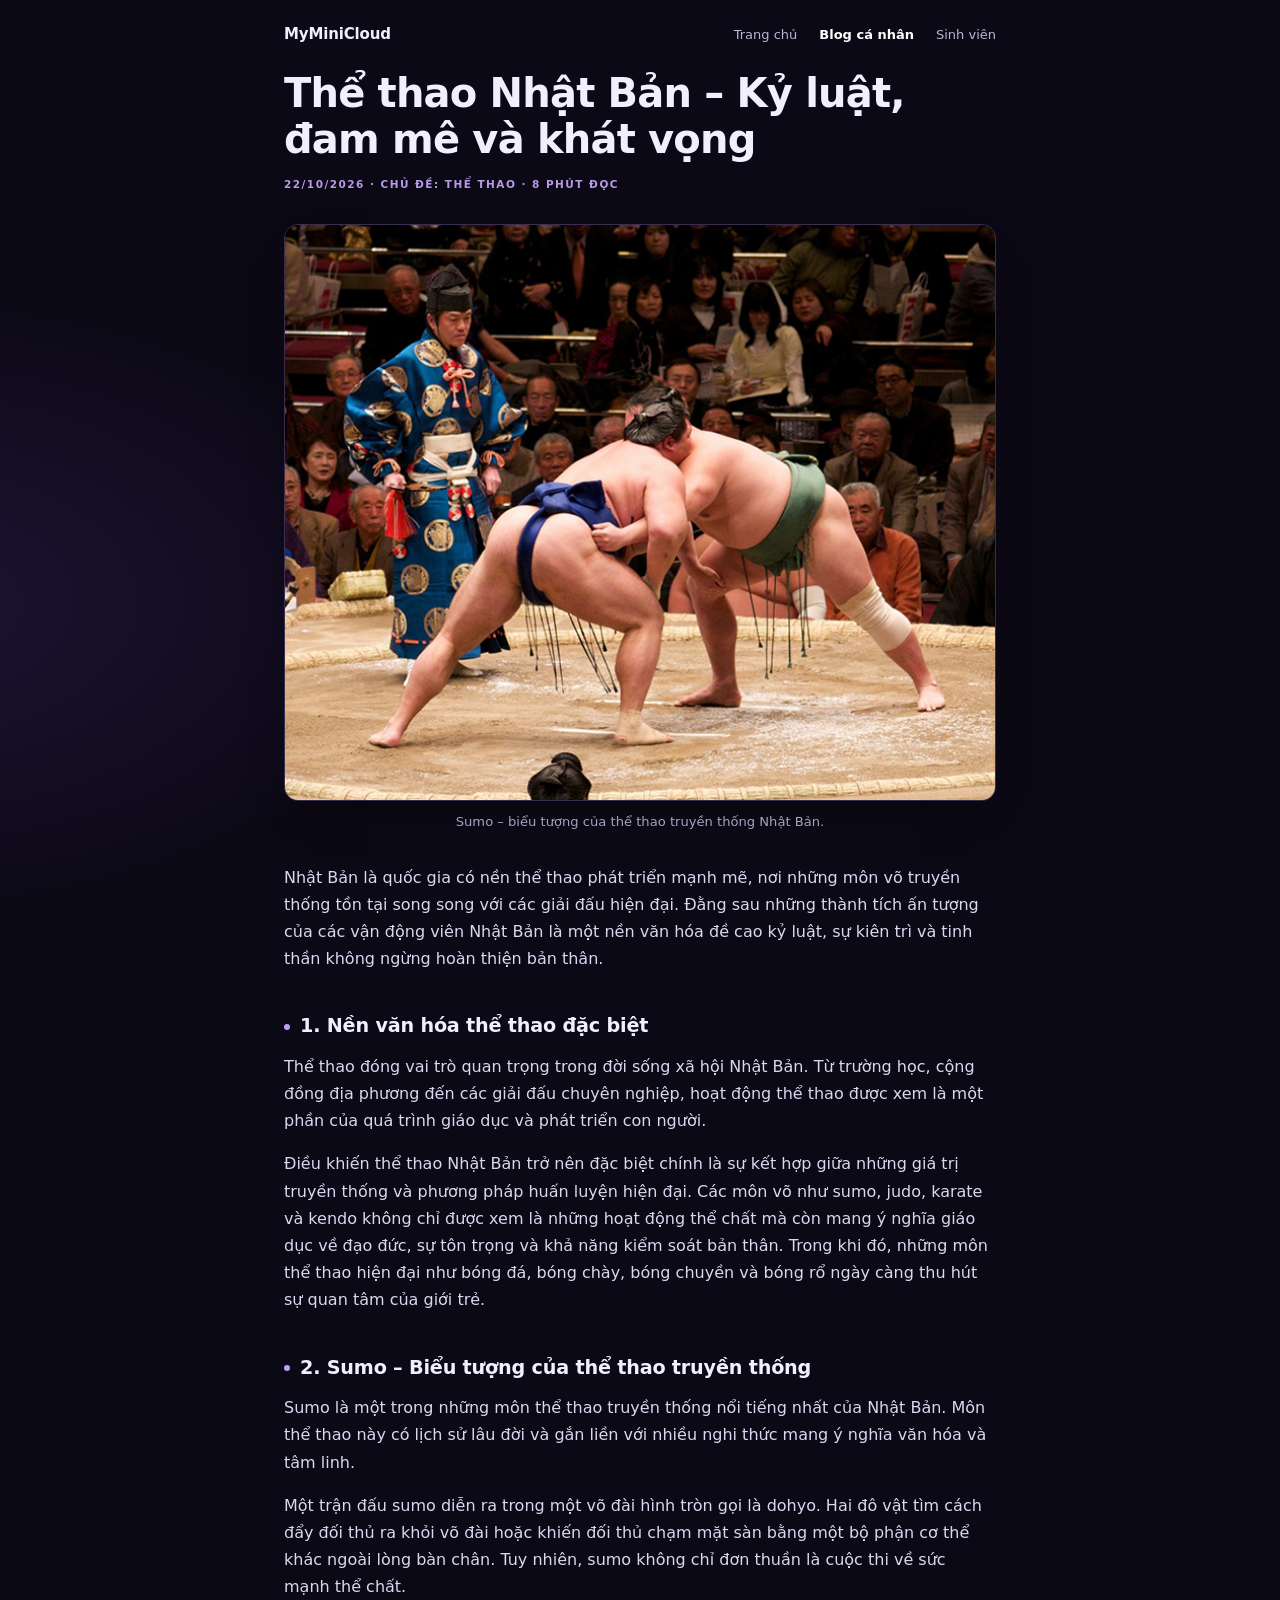
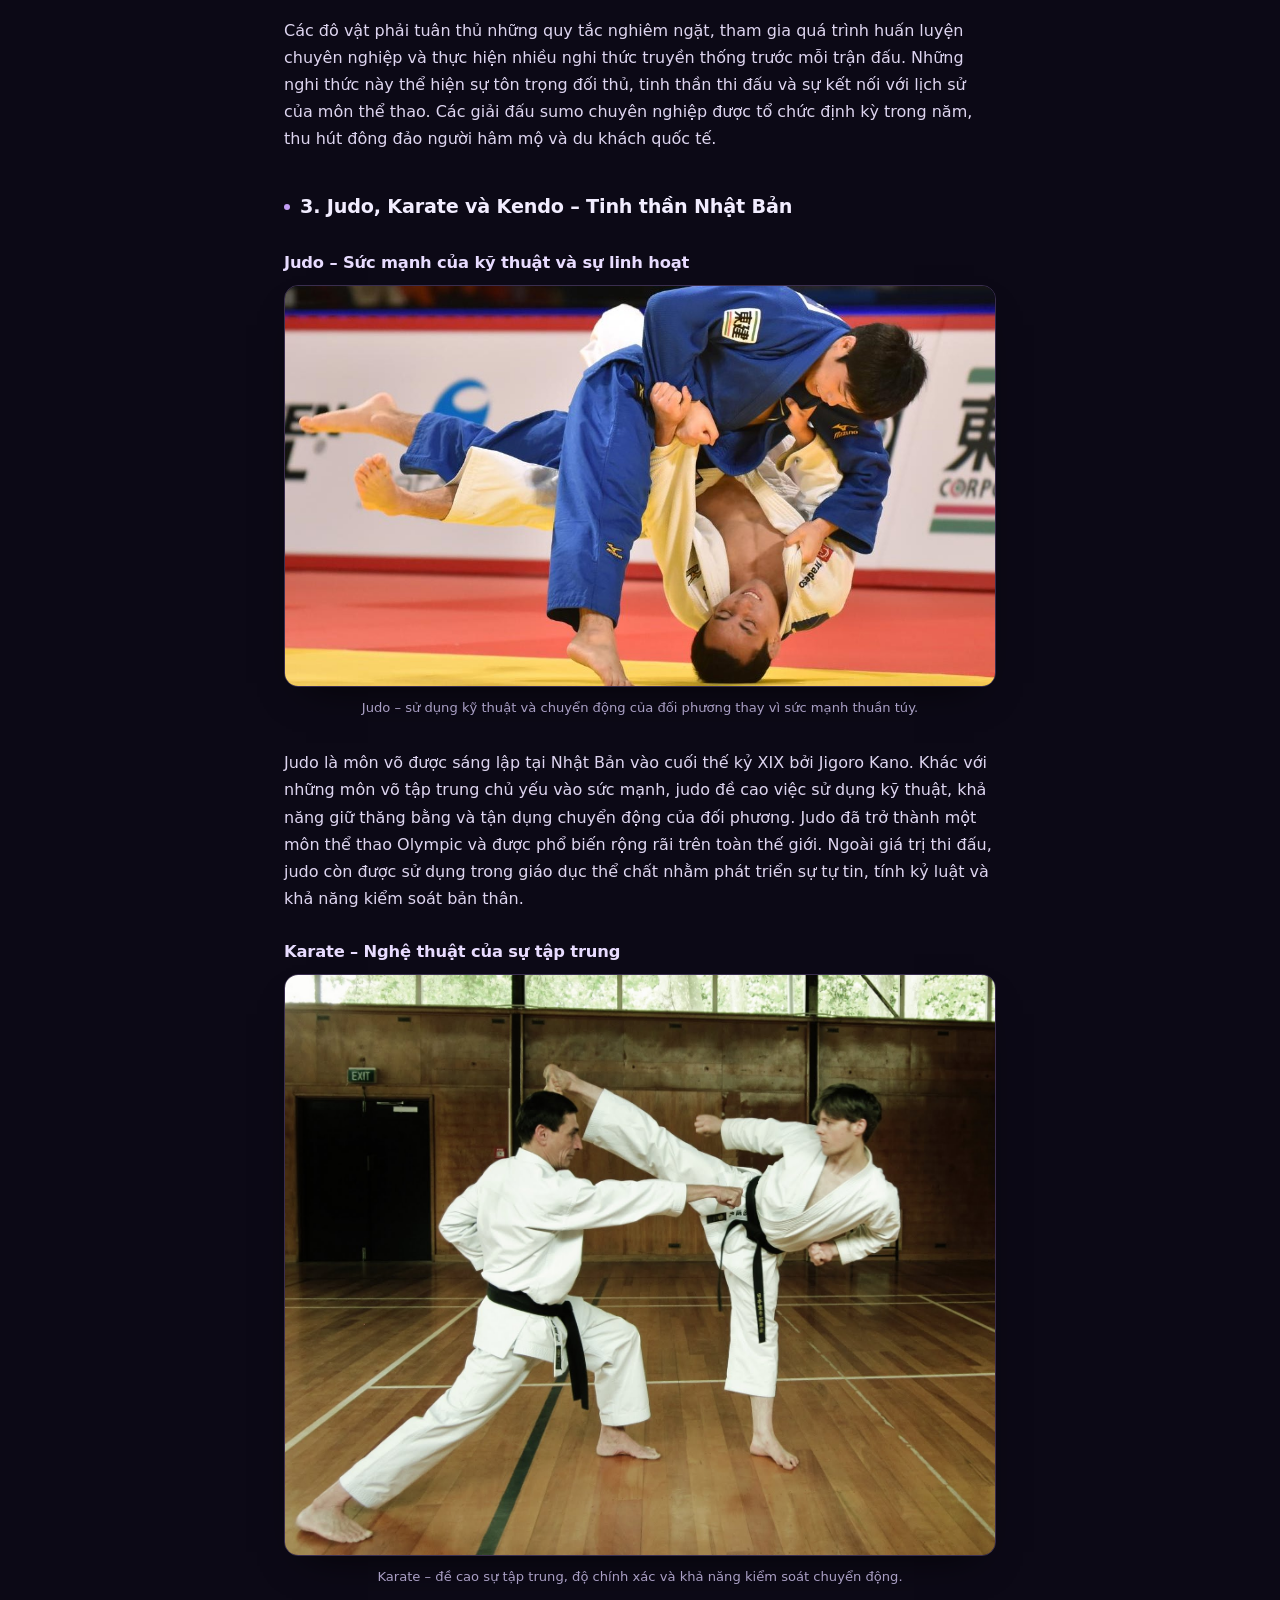
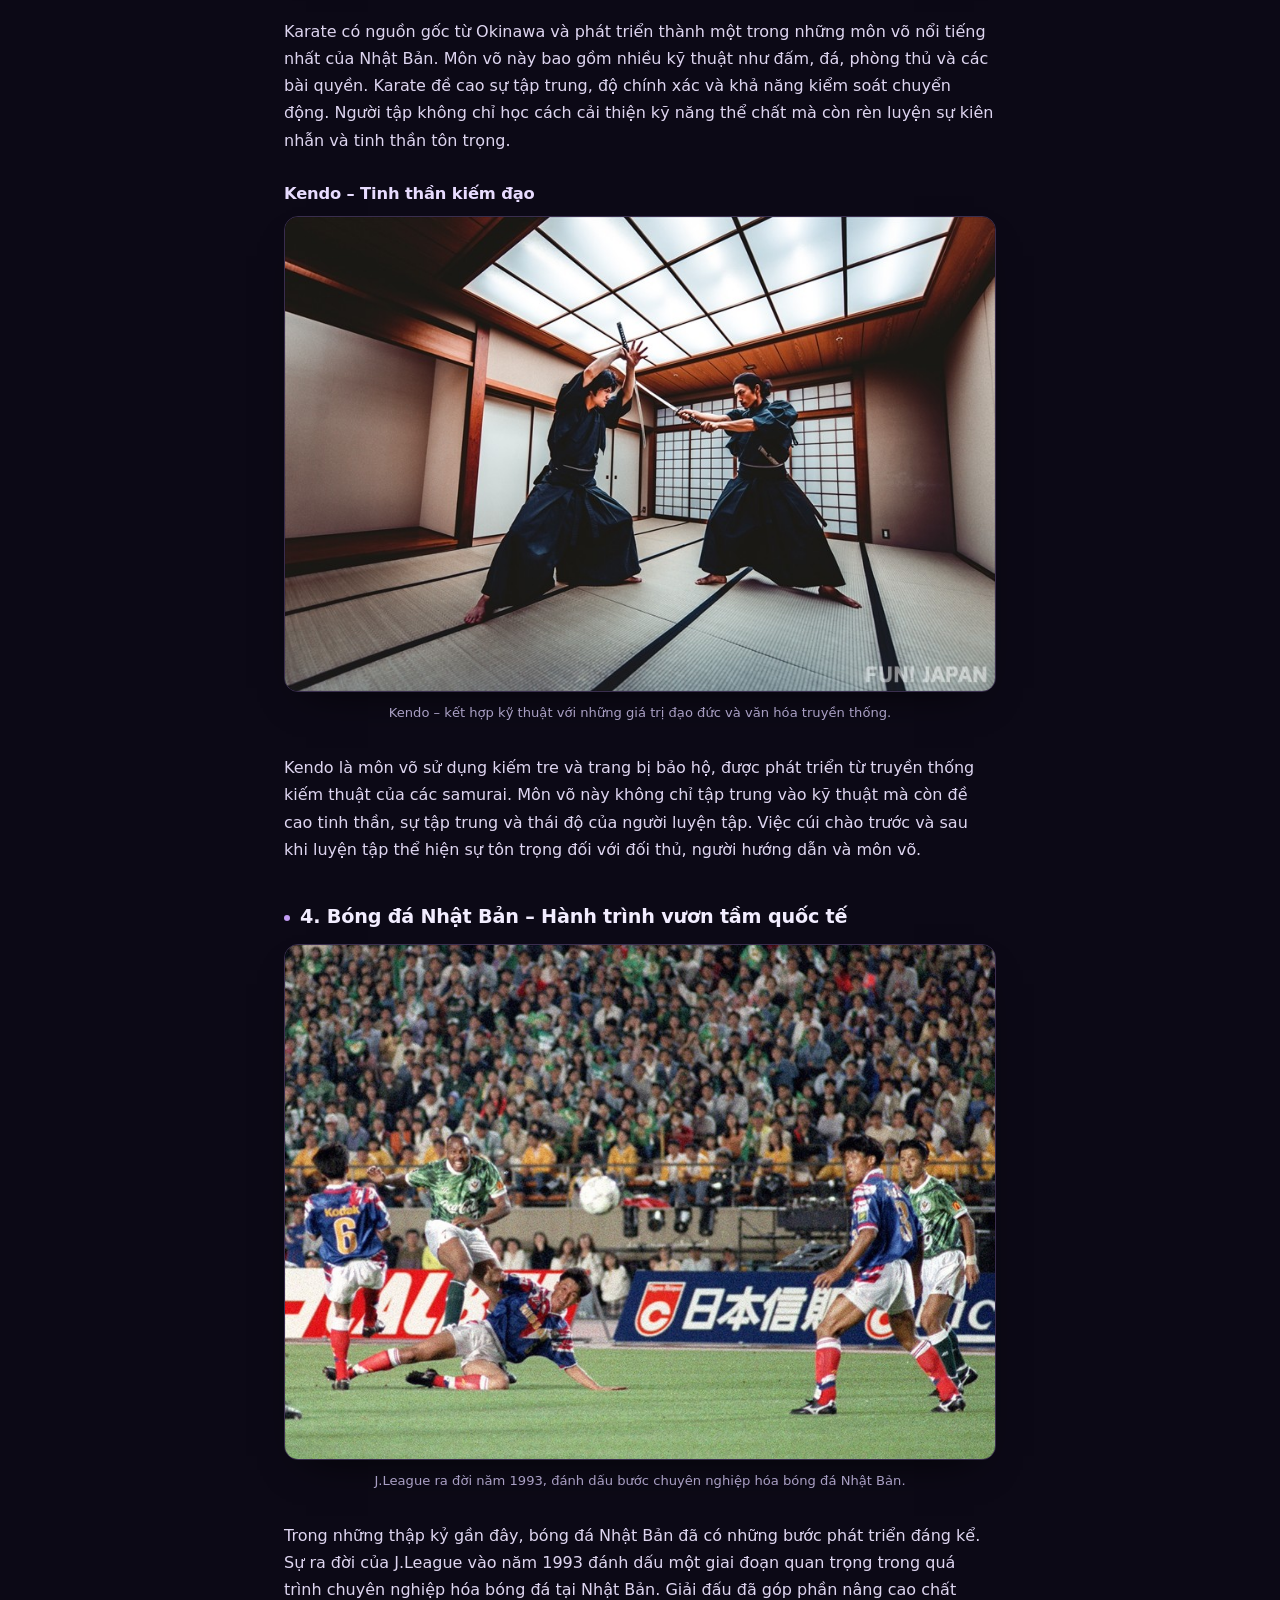
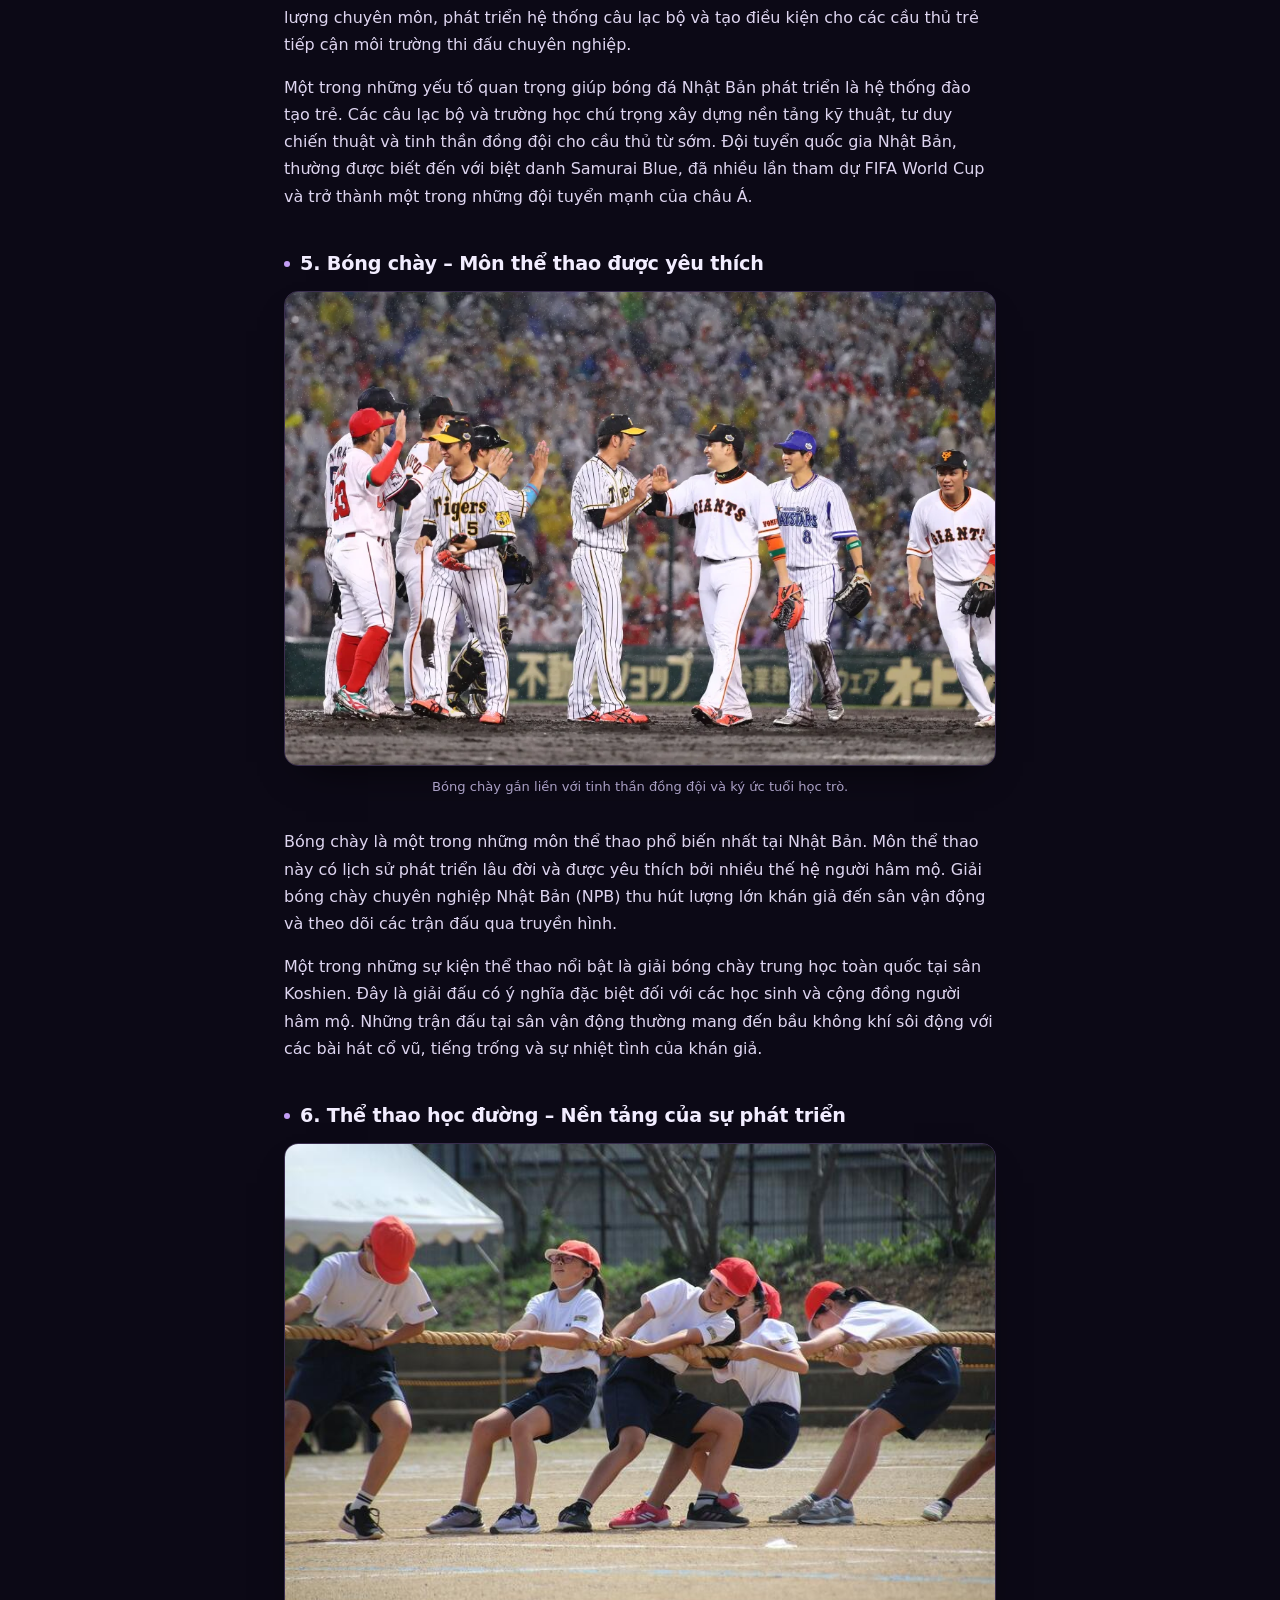
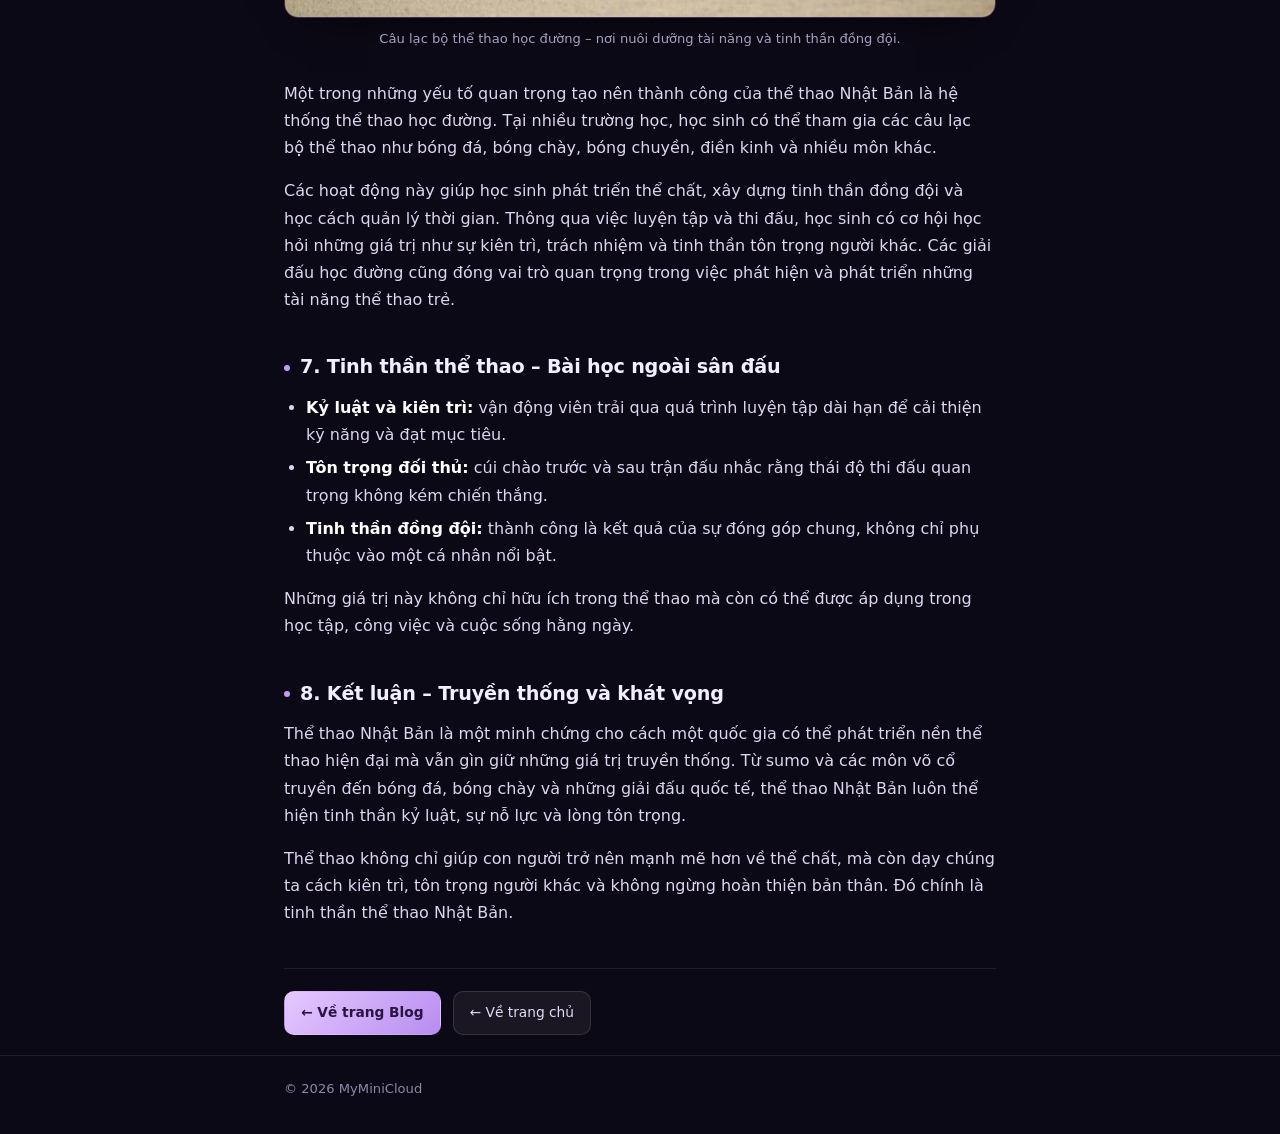
<file: web-frontend-server/html/blog/blog3.html>
<!DOCTYPE html>
<html lang="vi">
<head>
  <meta charset="utf-8" />
  <meta name="viewport" content="width=device-width, initial-scale=1" />
  <title>Thể thao Nhật Bản – Kỷ luật, đam mê và khát vọng - MyMiniCloud Blog</title>
  <meta name="description" content="Khám phá thể thao Nhật Bản: sumo, judo, karate, kendo, bóng đá J.League, bóng chày Koshien và thể thao học đường." />
  <link rel="stylesheet" href="blog.css" />
</head>
<body>
  <header>
    <div class="wrap">
      <a class="brand" href="/">MyMiniCloud</a>
      <nav>
        <a href="/">Trang chủ</a>
        <a href="/blog/" aria-current="page">Blog cá nhân</a>
        <a href="/students/">Sinh viên</a>
      </nav>
    </div>
  </header>

  <main class="wrap post">
    <article>
      <h1>Thể thao Nhật Bản – Kỷ luật, đam mê và khát vọng</h1>
      <p class="meta">22/10/2026 · Chủ đề: thể thao · 8 phút đọc</p>

      <figure>
        <img src="images/sumo.jpg" alt="Hai đô vật sumo trong võ đài dohyo" width="1200" height="700" />
        <figcaption>Sumo – biểu tượng của thể thao truyền thống Nhật Bản.</figcaption>
      </figure>

      <p>Nhật Bản là quốc gia có nền thể thao phát triển mạnh mẽ, nơi những môn võ truyền thống tồn tại song song với các giải đấu hiện đại. Đằng sau những thành tích ấn tượng của các vận động viên Nhật Bản là một nền văn hóa đề cao kỷ luật, sự kiên trì và tinh thần không ngừng hoàn thiện bản thân.</p>

      <h2>1. Nền văn hóa thể thao đặc biệt</h2>
      <p>Thể thao đóng vai trò quan trọng trong đời sống xã hội Nhật Bản. Từ trường học, cộng đồng địa phương đến các giải đấu chuyên nghiệp, hoạt động thể thao được xem là một phần của quá trình giáo dục và phát triển con người.</p>
      <p>Điều khiến thể thao Nhật Bản trở nên đặc biệt chính là sự kết hợp giữa những giá trị truyền thống và phương pháp huấn luyện hiện đại. Các môn võ như sumo, judo, karate và kendo không chỉ được xem là những hoạt động thể chất mà còn mang ý nghĩa giáo dục về đạo đức, sự tôn trọng và khả năng kiểm soát bản thân. Trong khi đó, những môn thể thao hiện đại như bóng đá, bóng chày, bóng chuyền và bóng rổ ngày càng thu hút sự quan tâm của giới trẻ.</p>

      <h2>2. Sumo – Biểu tượng của thể thao truyền thống</h2>
      <p>Sumo là một trong những môn thể thao truyền thống nổi tiếng nhất của Nhật Bản. Môn thể thao này có lịch sử lâu đời và gắn liền với nhiều nghi thức mang ý nghĩa văn hóa và tâm linh.</p>
      <p>Một trận đấu sumo diễn ra trong một võ đài hình tròn gọi là dohyo. Hai đô vật tìm cách đẩy đối thủ ra khỏi võ đài hoặc khiến đối thủ chạm mặt sàn bằng một bộ phận cơ thể khác ngoài lòng bàn chân. Tuy nhiên, sumo không chỉ đơn thuần là cuộc thi về sức mạnh thể chất.</p>
      <p>Các đô vật phải tuân thủ những quy tắc nghiêm ngặt, tham gia quá trình huấn luyện chuyên nghiệp và thực hiện nhiều nghi thức truyền thống trước mỗi trận đấu. Những nghi thức này thể hiện sự tôn trọng đối thủ, tinh thần thi đấu và sự kết nối với lịch sử của môn thể thao. Các giải đấu sumo chuyên nghiệp được tổ chức định kỳ trong năm, thu hút đông đảo người hâm mộ và du khách quốc tế.</p>

      <h2>3. Judo, Karate và Kendo – Tinh thần Nhật Bản</h2>

      <h3>Judo – Sức mạnh của kỹ thuật và sự linh hoạt</h3>
      <figure>
        <img src="images/judo.jpg" alt="Hai võ sĩ judo thi đấu trên thảm" width="1200" height="700" loading="lazy" />
        <figcaption>Judo – sử dụng kỹ thuật và chuyển động của đối phương thay vì sức mạnh thuần túy.</figcaption>
      </figure>
      <p>Judo là môn võ được sáng lập tại Nhật Bản vào cuối thế kỷ XIX bởi Jigoro Kano. Khác với những môn võ tập trung chủ yếu vào sức mạnh, judo đề cao việc sử dụng kỹ thuật, khả năng giữ thăng bằng và tận dụng chuyển động của đối phương. Judo đã trở thành một môn thể thao Olympic và được phổ biến rộng rãi trên toàn thế giới. Ngoài giá trị thi đấu, judo còn được sử dụng trong giáo dục thể chất nhằm phát triển sự tự tin, tính kỷ luật và khả năng kiểm soát bản thân.</p>

      <h3>Karate – Nghệ thuật của sự tập trung</h3>
      <figure>
        <img src="images/karate.jpg" alt="Võ sĩ karate thực hiện đòn đấm" width="1200" height="700" loading="lazy" />
        <figcaption>Karate – đề cao sự tập trung, độ chính xác và khả năng kiểm soát chuyển động.</figcaption>
      </figure>
      <p>Karate có nguồn gốc từ Okinawa và phát triển thành một trong những môn võ nổi tiếng nhất của Nhật Bản. Môn võ này bao gồm nhiều kỹ thuật như đấm, đá, phòng thủ và các bài quyền. Karate đề cao sự tập trung, độ chính xác và khả năng kiểm soát chuyển động. Người tập không chỉ học cách cải thiện kỹ năng thể chất mà còn rèn luyện sự kiên nhẫn và tinh thần tôn trọng.</p>

      <h3>Kendo – Tinh thần kiếm đạo</h3>
      <figure>
        <img src="images/kendo.jpg" alt="Võ sĩ kendo với kiếm tre và trang bị bảo hộ" width="1200" height="700" loading="lazy" />
        <figcaption>Kendo – kết hợp kỹ thuật với những giá trị đạo đức và văn hóa truyền thống.</figcaption>
      </figure>
      <p>Kendo là môn võ sử dụng kiếm tre và trang bị bảo hộ, được phát triển từ truyền thống kiếm thuật của các samurai. Môn võ này không chỉ tập trung vào kỹ thuật mà còn đề cao tinh thần, sự tập trung và thái độ của người luyện tập. Việc cúi chào trước và sau khi luyện tập thể hiện sự tôn trọng đối với đối thủ, người hướng dẫn và môn võ.</p>

      <h2>4. Bóng đá Nhật Bản – Hành trình vươn tầm quốc tế</h2>
      <figure>
        <img src="images/j-league.jpg" alt="Khán đài giải bóng đá J.League" width="1200" height="700" loading="lazy" />
        <figcaption>J.League ra đời năm 1993, đánh dấu bước chuyên nghiệp hóa bóng đá Nhật Bản.</figcaption>
      </figure>
      <p>Trong những thập kỷ gần đây, bóng đá Nhật Bản đã có những bước phát triển đáng kể. Sự ra đời của J.League vào năm 1993 đánh dấu một giai đoạn quan trọng trong quá trình chuyên nghiệp hóa bóng đá tại Nhật Bản. Giải đấu đã góp phần nâng cao chất lượng chuyên môn, phát triển hệ thống câu lạc bộ và tạo điều kiện cho các cầu thủ trẻ tiếp cận môi trường thi đấu chuyên nghiệp.</p>
      <p>Một trong những yếu tố quan trọng giúp bóng đá Nhật Bản phát triển là hệ thống đào tạo trẻ. Các câu lạc bộ và trường học chú trọng xây dựng nền tảng kỹ thuật, tư duy chiến thuật và tinh thần đồng đội cho cầu thủ từ sớm. Đội tuyển quốc gia Nhật Bản, thường được biết đến với biệt danh Samurai Blue, đã nhiều lần tham dự FIFA World Cup và trở thành một trong những đội tuyển mạnh của châu Á.</p>

      <h2>5. Bóng chày – Môn thể thao được yêu thích</h2>
      <figure>
        <img src="images/bong-chay.png" alt="Trận bóng chày tại sân vận động Nhật Bản" width="1200" height="700" loading="lazy" />
        <figcaption>Bóng chày gắn liền với tinh thần đồng đội và ký ức tuổi học trò.</figcaption>
      </figure>
      <p>Bóng chày là một trong những môn thể thao phổ biến nhất tại Nhật Bản. Môn thể thao này có lịch sử phát triển lâu đời và được yêu thích bởi nhiều thế hệ người hâm mộ. Giải bóng chày chuyên nghiệp Nhật Bản (NPB) thu hút lượng lớn khán giả đến sân vận động và theo dõi các trận đấu qua truyền hình.</p>
      <p>Một trong những sự kiện thể thao nổi bật là giải bóng chày trung học toàn quốc tại sân Koshien. Đây là giải đấu có ý nghĩa đặc biệt đối với các học sinh và cộng đồng người hâm mộ. Những trận đấu tại sân vận động thường mang đến bầu không khí sôi động với các bài hát cổ vũ, tiếng trống và sự nhiệt tình của khán giả.</p>

      <h2>6. Thể thao học đường – Nền tảng của sự phát triển</h2>
      <figure>
        <img src="images/the-thao-hoc-duong.jpg" alt="Học sinh Nhật Bản tham gia hoạt động thể thao học đường" width="1200" height="700" loading="lazy" />
        <figcaption>Câu lạc bộ thể thao học đường – nơi nuôi dưỡng tài năng và tinh thần đồng đội.</figcaption>
      </figure>
      <p>Một trong những yếu tố quan trọng tạo nên thành công của thể thao Nhật Bản là hệ thống thể thao học đường. Tại nhiều trường học, học sinh có thể tham gia các câu lạc bộ thể thao như bóng đá, bóng chày, bóng chuyền, điền kinh và nhiều môn khác.</p>
      <p>Các hoạt động này giúp học sinh phát triển thể chất, xây dựng tinh thần đồng đội và học cách quản lý thời gian. Thông qua việc luyện tập và thi đấu, học sinh có cơ hội học hỏi những giá trị như sự kiên trì, trách nhiệm và tinh thần tôn trọng người khác. Các giải đấu học đường cũng đóng vai trò quan trọng trong việc phát hiện và phát triển những tài năng thể thao trẻ.</p>

      <h2>7. Tinh thần thể thao – Bài học ngoài sân đấu</h2>
      <ul>
        <li><strong>Kỷ luật và kiên trì:</strong> vận động viên trải qua quá trình luyện tập dài hạn để cải thiện kỹ năng và đạt mục tiêu.</li>
        <li><strong>Tôn trọng đối thủ:</strong> cúi chào trước và sau trận đấu nhắc rằng thái độ thi đấu quan trọng không kém chiến thắng.</li>
        <li><strong>Tinh thần đồng đội:</strong> thành công là kết quả của sự đóng góp chung, không chỉ phụ thuộc vào một cá nhân nổi bật.</li>
      </ul>
      <p>Những giá trị này không chỉ hữu ích trong thể thao mà còn có thể được áp dụng trong học tập, công việc và cuộc sống hằng ngày.</p>

      <h2>8. Kết luận – Truyền thống và khát vọng</h2>
      <p>Thể thao Nhật Bản là một minh chứng cho cách một quốc gia có thể phát triển nền thể thao hiện đại mà vẫn gìn giữ những giá trị truyền thống. Từ sumo và các môn võ cổ truyền đến bóng đá, bóng chày và những giải đấu quốc tế, thể thao Nhật Bản luôn thể hiện tinh thần kỷ luật, sự nỗ lực và lòng tôn trọng.</p>
      <p>Thể thao không chỉ giúp con người trở nên mạnh mẽ hơn về thể chất, mà còn dạy chúng ta cách kiên trì, tôn trọng người khác và không ngừng hoàn thiện bản thân. Đó chính là tinh thần thể thao Nhật Bản.</p>

      <div class="backlinks">
        <a href="/blog/">&larr; Về trang Blog</a>
        <a href="/">&larr; Về trang chủ</a>
      </div>
    </article>
  </main>

  <footer>
    <div class="wrap">&copy; 2026 MyMiniCloud</div>
  </footer>
</body>
</html>
</file>
<file: web-frontend-server/html/blog/blog.css>
:root{
  --bg:#0c0916;
  --panel:#171228;
  --panel-2:#1d1733;
  --ink:#f2edff;
  --muted:#a99fc4;
  --line:rgba(255,255,255,.09);
  --accent:#c39df5;
  --accent-soft:rgba(195,157,245,.14);
  --accent-2:#e6c9ff;
}
*{box-sizing:border-box}
body{
  margin:0;
  background:
    radial-gradient(1100px 600px at 88% -12%, rgba(150,96,220,.28), transparent 60%),
    radial-gradient(900px 520px at -8% 8%, rgba(90,60,160,.22), transparent 60%),
    var(--bg);
  color:var(--ink);
  font:16px/1.7 system-ui,-apple-system,"Segoe UI",Roboto,sans-serif;
  -webkit-font-smoothing:antialiased;
}
::selection{background:rgba(195,157,245,.35)}
.wrap{max-width:760px;margin:0 auto;padding:0 24px}

header{padding:22px 0}
header .wrap{display:flex;align-items:center;justify-content:space-between;gap:20px}
.brand{font-weight:700;font-size:15px;color:var(--ink);text-decoration:none;letter-spacing:-.01em}
nav{display:flex;gap:22px;font-size:13px}
nav a{color:#bdb2d6;text-decoration:none}
nav a:hover{color:#fff}
nav a[aria-current]{color:#fff;font-weight:600}
a{color:var(--accent)}
a:focus-visible{outline:2px solid var(--accent);outline-offset:3px;border-radius:6px}

main{padding:26px 0 64px}
h1{font-size:clamp(1.9rem,4.6vw,2.5rem);line-height:1.16;margin:0 0 12px;letter-spacing:-.02em;font-weight:800}
.lead{color:var(--muted);margin:0 0 36px;max-width:54ch;font-size:.96rem}

/* danh sach bai viet */
.item{
  display:grid;grid-template-columns:150px 1fr;gap:18px;padding:14px;margin-bottom:14px;
  background:var(--panel);border:1px solid var(--line);border-radius:16px;
  color:inherit;text-decoration:none;
  transition:transform .18s ease,border-color .18s ease,box-shadow .18s ease;
}
a.item:hover{
  transform:translateY(-2px);border-color:rgba(195,157,245,.55);
  box-shadow:0 20px 40px -24px rgba(140,90,220,.9);
}
.item img{
  width:100%;height:100%;max-height:104px;object-fit:cover;display:block;
  border-radius:10px;border:1px solid var(--line);
}
.item h2{margin:0 0 4px;font-size:1.05rem;line-height:1.35;letter-spacing:-.01em}
.item p{margin:0;color:var(--muted);font-size:.88rem}
.item time{
  display:block;color:#b79ae6;font-size:10.5px;letter-spacing:.14em;
  text-transform:uppercase;font-weight:600;margin-bottom:5px;
}
@media (max-width:560px){
  .item{grid-template-columns:1fr}
  .item img{max-height:170px}
}

/* bai viet chi tiet */
.post h1{margin-bottom:14px}
.post .meta{
  color:#b79ae6;font-size:10.5px;letter-spacing:.14em;text-transform:uppercase;
  font-weight:600;margin:0 0 30px;
}
.post h2{margin:38px 0 10px;font-size:1.2rem;letter-spacing:-.01em}
.post h2::before{
  content:"";display:inline-block;width:6px;height:6px;border-radius:50%;
  background:var(--accent);vertical-align:middle;margin-right:10px;
}
.post h3{
  margin:26px 0 8px;font-size:1.02rem;letter-spacing:-.01em;color:#e8dcff;
}
.post p{margin:0 0 16px;color:#ded5f0}
.post ul{margin:0 0 16px;padding-left:22px;color:#ded5f0}
.post li{margin-bottom:6px}
.post strong{color:#fff}
.post em{color:#e9dffb}

figure{margin:0 0 30px}
figure img{
  width:100%;height:auto;display:block;border-radius:14px;
  border:1px solid rgba(195,157,245,.25);
  box-shadow:0 18px 40px -22px rgba(0,0,0,.85);
}
figcaption{font-size:.82rem;color:var(--muted);margin-top:10px;text-align:center}

pre{
  background:#100c1d;border:1px solid var(--line);border-radius:12px;
  padding:15px 17px;overflow:auto;font-size:.85rem;line-height:1.65;
  color:#dcd2f2;box-shadow:inset 0 1px 0 rgba(255,255,255,.03);
}
code{font-family:ui-monospace,SFMono-Regular,Consolas,"Liberation Mono",monospace}
pre code{color:inherit}
p code,li code{
  background:var(--accent-soft);color:#e8dcff;
  padding:1px 5px;border-radius:4px;font-size:.9em;
}
.query{
  background:var(--panel);border-left:3px solid var(--accent);
  border-radius:0 10px 10px 0;padding:14px 16px;margin:0 0 20px;color:var(--muted);
}

.backlinks{
  display:flex;flex-wrap:wrap;gap:12px;margin-top:42px;padding-top:22px;
  border-top:1px solid var(--line);
}
.backlinks a{
  display:inline-flex;align-items:center;gap:7px;
  padding:9px 16px;border-radius:10px;text-decoration:none;font-size:.86rem;
  color:#e4d9f6;background:rgba(255,255,255,.06);
  border:1px solid rgba(255,255,255,.12);
  transition:border-color .18s ease,transform .18s ease;
}
.backlinks a:hover{border-color:rgba(195,157,245,.6);transform:translateY(-1px)}
.backlinks a:first-child{
  background:linear-gradient(135deg,var(--accent-2),#b78cf0);color:#2a1540;
  border-color:transparent;font-weight:600;
}

footer{
  border-top:1px solid var(--line);margin-top:20px;padding:22px 0 34px;
  color:#8f86a8;font-size:.82rem;
}
</file>
